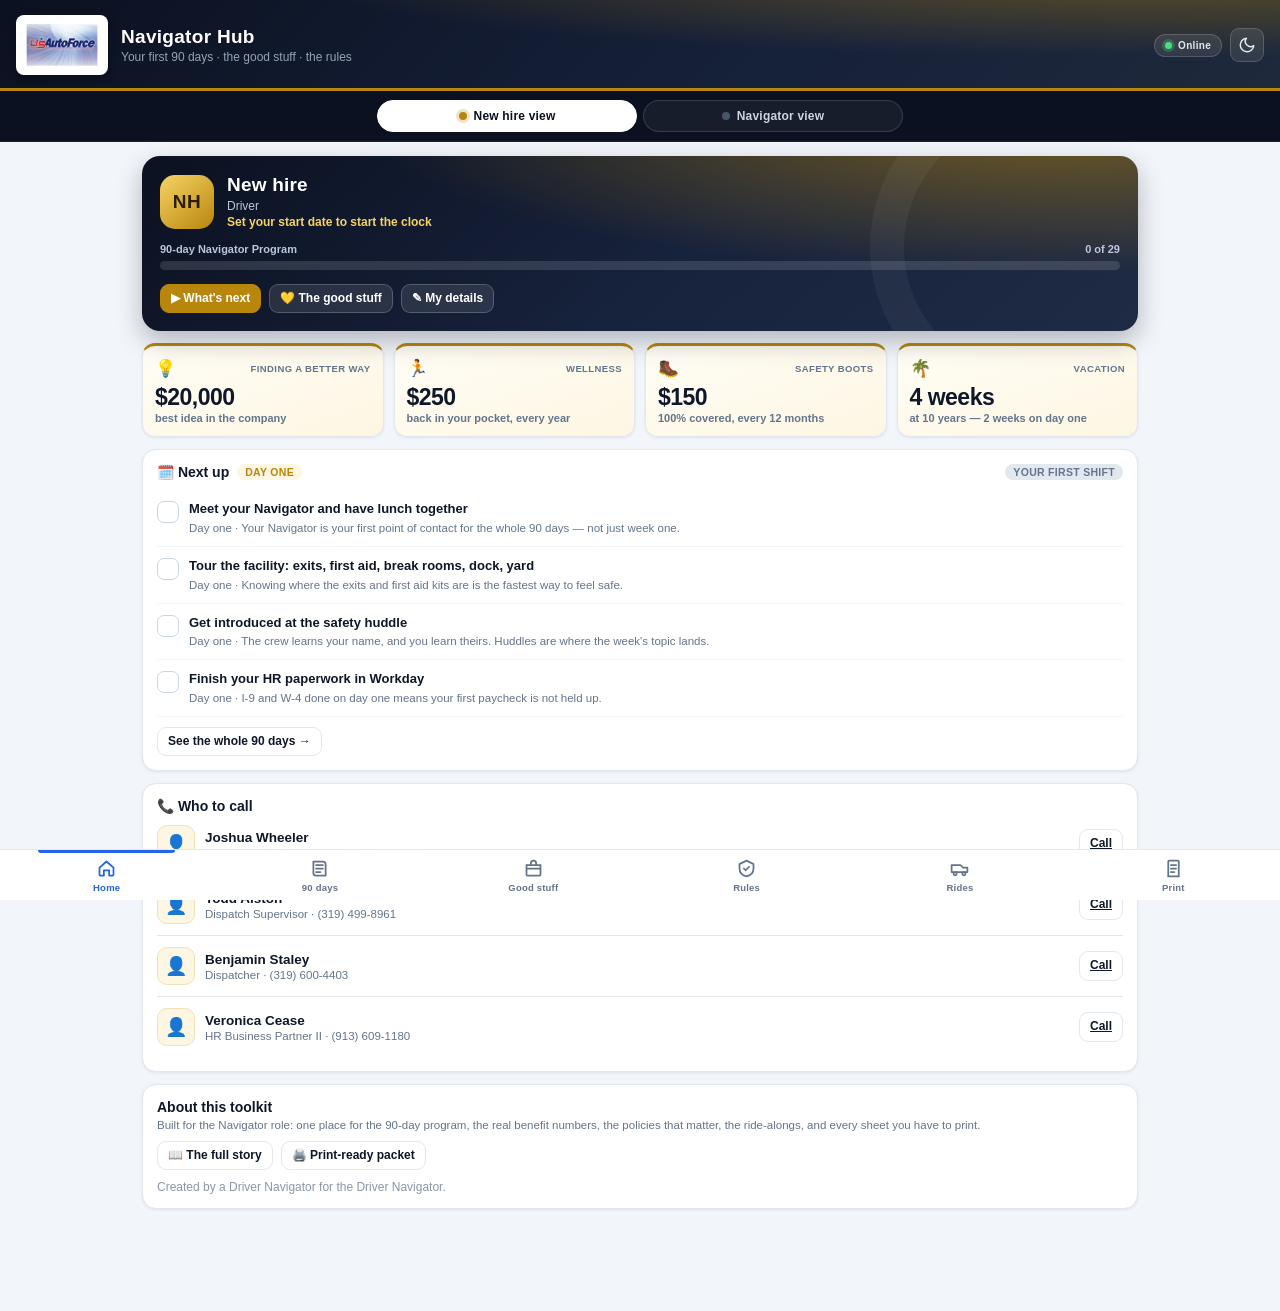
<file: index.html>
<!DOCTYPE html>
<html lang="en">
<head>
<meta charset="UTF-8">
<meta name="viewport" content="width=device-width, initial-scale=1, viewport-fit=cover">
<meta name="theme-color" content="#0b1120">
<meta name="description" content="U.S. AutoForce Navigator Hub - the 90-day new-hire playbook, the real driver benefits in plain English, policies, ride-alongs and print-ready sheets">
<meta name="mobile-web-app-capable" content="yes">
<meta name="apple-mobile-web-app-capable" content="yes">
<meta name="apple-mobile-web-app-status-bar-style" content="black-translucent">
<meta name="apple-mobile-web-app-title" content="Navigator Hub">
<title>U.S. AutoForce &middot; Navigator Hub</title>
<link rel="manifest" href="manifest.webmanifest">
<link rel="icon" href="icons/icon.svg" type="image/svg+xml">
<link rel="icon" href="icons/icon-192.png" type="image/png">
<link rel="apple-touch-icon" href="icons/icon-192.png">
<link rel="stylesheet" href="styles.css">
</head>
<body>
<div id="hub" class="hub">

<header class="app-header">
  <div class="brand">
    <img src="icons/logo-tile.png" alt="U.S. AutoForce" class="brand-logo">
    <div class="brand-text">
      <h1>Navigator Hub</h1>
      <p id="brandSub">Your first 90 days &middot; the good stuff &middot; the rules</p>
    </div>
  </div>
  <div class="header-actions">
    <span id="netBadge" class="net-badge net-on" role="status" title="Connection status">
      <span class="net-label">Online</span>
    </span>
    <button id="themeToggle" class="theme-toggle" type="button" aria-label="Toggle dark mode" title="Toggle light/dark mode">
      <svg class="icon-moon" viewBox="0 0 24 24" aria-hidden="true"><path d="M21 12.79A9 9 0 1 1 11.21 3 7 7 0 0 0 21 12.79z" fill="none" stroke="currentColor" stroke-width="2" stroke-linejoin="round"/></svg>
      <svg class="icon-sun" viewBox="0 0 24 24" aria-hidden="true"><path d="M12 7a5 5 0 1 1 0 10 5 5 0 0 1 0-10z" fill="none" stroke="currentColor" stroke-width="2"/><path d="M12 2v2M12 20v2M2 12h2M20 12h2M4.9 4.9l1.4 1.4M17.7 17.7l1.4 1.4M19.1 4.9l-1.4 1.4M6.3 17.7l-1.4 1.4" fill="none" stroke="currentColor" stroke-width="2" stroke-linecap="round"/></svg>
    </button>
  </div>
</header>

<div class="rolebar no-print" role="group" aria-label="Choose your view">
  <button class="role active" data-role="hire" type="button">
    <span class="role-dot"></span> New hire view
  </button>
  <button class="role" data-role="nav" type="button">
    <span class="role-dot"></span> Navigator view
  </button>
</div>

<main id="view" class="view">
  <!-- Rendered by app.js -->
</main>

<nav class="tabbar">
  <button class="tab active" data-view="home" aria-label="Home">
    <svg viewBox="0 0 24 24"><path d="M4 11l8-7 8 7v8a1 1 0 0 1-1 1h-4v-6h-6v6H5a1 1 0 0 1-1-1z" fill="none" stroke="currentColor" stroke-width="2" stroke-linejoin="round"/></svg>
    <span>Home</span>
  </button>
  <button class="tab" data-view="playbook" aria-label="90-day playbook">
    <svg viewBox="0 0 24 24"><path d="M5 4h11a3 3 0 0 1 3 3v13H8a3 3 0 0 1-3-3z" fill="none" stroke="currentColor" stroke-width="2" stroke-linejoin="round"/><path d="M8 8h8M8 12h8M8 16h5" stroke="currentColor" stroke-width="2" stroke-linecap="round"/></svg>
    <span>90 days</span>
  </button>
  <button class="tab" data-view="benefits" aria-label="Benefits">
    <svg viewBox="0 0 24 24"><path d="M4 8h16v11a1 1 0 0 1-1 1H5a1 1 0 0 1-1-1z" fill="none" stroke="currentColor" stroke-width="2"/><path d="M9 8V6a3 3 0 0 1 6 0v2M4 12h16" fill="none" stroke="currentColor" stroke-width="2"/></svg>
    <span>Good stuff</span>
  </button>
  <button class="tab" data-view="policies" aria-label="Policies">
    <svg viewBox="0 0 24 24"><path d="M12 3l8 4v5c0 5-3.5 8-8 9-4.5-1-8-4-8-9V7z" fill="none" stroke="currentColor" stroke-width="2" stroke-linejoin="round"/><path d="M9 12l2 2 4-4" fill="none" stroke="currentColor" stroke-width="2" stroke-linecap="round"/></svg>
    <span>Rules</span>
  </button>
  <button class="tab" data-view="rides" aria-label="Ride-alongs">
    <svg viewBox="0 0 24 24"><path d="M3 16V8h10l3 3h5v5H3z" fill="none" stroke="currentColor" stroke-width="2" stroke-linejoin="round"/><circle cx="7" cy="18" r="1.8" fill="none" stroke="currentColor" stroke-width="2"/><circle cx="17" cy="18" r="1.8" fill="none" stroke="currentColor" stroke-width="2"/></svg>
    <span>Rides</span>
  </button>
  <button class="tab" data-view="print" aria-label="Print">
    <svg viewBox="0 0 24 24"><path d="M7 3h10a1 1 0 0 1 1 1v17H6V4a1 1 0 0 1 1-1z" fill="none" stroke="currentColor" stroke-width="2"/><path d="M9 8h6M9 12h6M9 16h4" stroke="currentColor" stroke-width="2" stroke-linecap="round"/></svg>
    <span>Print</span>
  </button>
</nav>

<div id="toast" class="toast" role="status"></div>

</div>
<script src="app.js"></script>
</body>
</html>
</file>
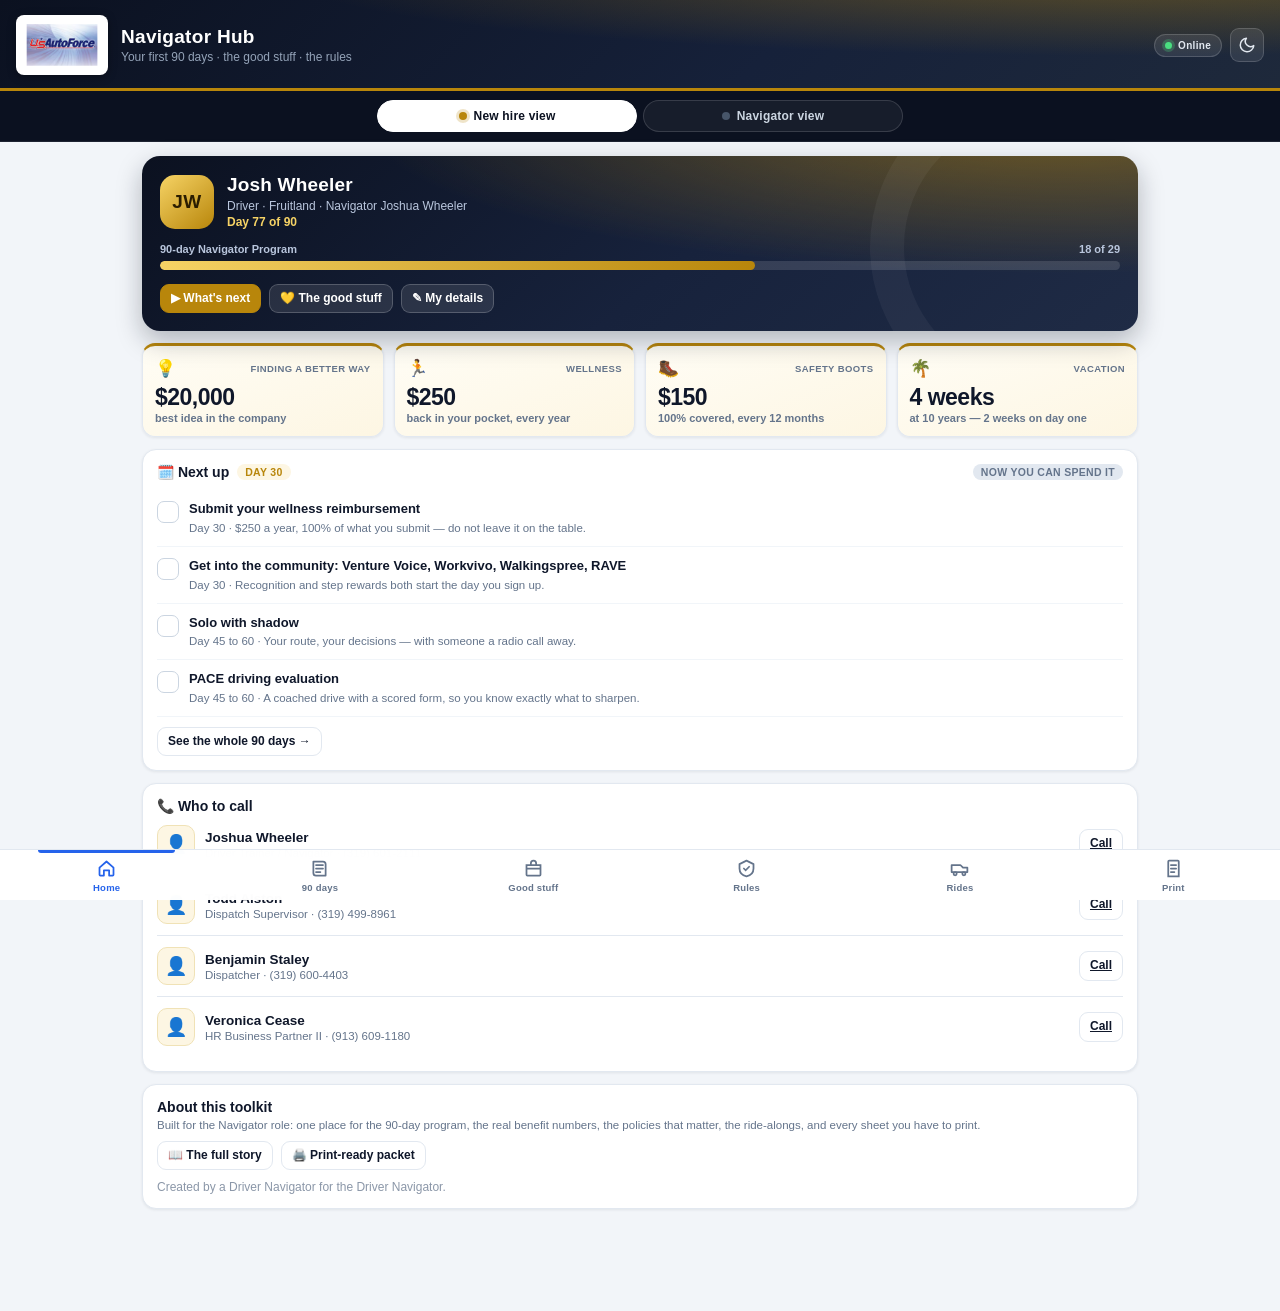
<file: demo/index.html>
<!DOCTYPE html>
<html lang="en">
<head>
<meta charset="UTF-8">
<meta name="viewport" content="width=device-width, initial-scale=1, viewport-fit=cover">
<meta name="theme-color" content="#0b1120">
<meta name="description" content="U.S. AutoForce Navigator Hub - the 90-day new-hire playbook, the real driver benefits in plain English, policies, ride-alongs and print-ready sheets">
<meta name="mobile-web-app-capable" content="yes">
<meta name="apple-mobile-web-app-capable" content="yes">
<meta name="apple-mobile-web-app-status-bar-style" content="black-translucent">
<meta name="apple-mobile-web-app-title" content="Navigator Hub">
<title>U.S. AutoForce &middot; Navigator Hub</title>
<link rel="manifest" href="manifest.webmanifest">
<link rel="icon" href="icons/icon.svg" type="image/svg+xml">
<link rel="icon" href="icons/icon-192.png" type="image/png">
<link rel="apple-touch-icon" href="icons/icon-192.png">
<link rel="stylesheet" href="styles.css">
</head>
<body>
<div id="hub" class="hub">

<header class="app-header">
  <div class="brand">
    <img src="icons/logo-tile.png" alt="U.S. AutoForce" class="brand-logo">
    <div class="brand-text">
      <h1>Navigator Hub</h1>
      <p id="brandSub">Your first 90 days &middot; the good stuff &middot; the rules</p>
    </div>
  </div>
  <div class="header-actions">
    <span id="netBadge" class="net-badge net-on" role="status" title="Connection status">
      <span class="net-label">Online</span>
    </span>
    <button id="themeToggle" class="theme-toggle" type="button" aria-label="Toggle dark mode" title="Toggle light/dark mode">
      <svg class="icon-moon" viewBox="0 0 24 24" aria-hidden="true"><path d="M21 12.79A9 9 0 1 1 11.21 3 7 7 0 0 0 21 12.79z" fill="none" stroke="currentColor" stroke-width="2" stroke-linejoin="round"/></svg>
      <svg class="icon-sun" viewBox="0 0 24 24" aria-hidden="true"><path d="M12 7a5 5 0 1 1 0 10 5 5 0 0 1 0-10z" fill="none" stroke="currentColor" stroke-width="2"/><path d="M12 2v2M12 20v2M2 12h2M20 12h2M4.9 4.9l1.4 1.4M17.7 17.7l1.4 1.4M19.1 4.9l-1.4 1.4M6.3 17.7l-1.4 1.4" fill="none" stroke="currentColor" stroke-width="2" stroke-linecap="round"/></svg>
    </button>
  </div>
</header>

<div class="rolebar no-print" role="group" aria-label="Choose your view">
  <button class="role active" data-role="hire" type="button">
    <span class="role-dot"></span> New hire view
  </button>
  <button class="role" data-role="nav" type="button">
    <span class="role-dot"></span> Navigator view
  </button>
</div>

<main id="view" class="view">
  <!-- Rendered by app.js -->
</main>

<nav class="tabbar">
  <button class="tab active" data-view="home" aria-label="Home">
    <svg viewBox="0 0 24 24"><path d="M4 11l8-7 8 7v8a1 1 0 0 1-1 1h-4v-6h-6v6H5a1 1 0 0 1-1-1z" fill="none" stroke="currentColor" stroke-width="2" stroke-linejoin="round"/></svg>
    <span>Home</span>
  </button>
  <button class="tab" data-view="playbook" aria-label="90-day playbook">
    <svg viewBox="0 0 24 24"><path d="M5 4h11a3 3 0 0 1 3 3v13H8a3 3 0 0 1-3-3z" fill="none" stroke="currentColor" stroke-width="2" stroke-linejoin="round"/><path d="M8 8h8M8 12h8M8 16h5" stroke="currentColor" stroke-width="2" stroke-linecap="round"/></svg>
    <span>90 days</span>
  </button>
  <button class="tab" data-view="benefits" aria-label="Benefits">
    <svg viewBox="0 0 24 24"><path d="M4 8h16v11a1 1 0 0 1-1 1H5a1 1 0 0 1-1-1z" fill="none" stroke="currentColor" stroke-width="2"/><path d="M9 8V6a3 3 0 0 1 6 0v2M4 12h16" fill="none" stroke="currentColor" stroke-width="2"/></svg>
    <span>Good stuff</span>
  </button>
  <button class="tab" data-view="policies" aria-label="Policies">
    <svg viewBox="0 0 24 24"><path d="M12 3l8 4v5c0 5-3.5 8-8 9-4.5-1-8-4-8-9V7z" fill="none" stroke="currentColor" stroke-width="2" stroke-linejoin="round"/><path d="M9 12l2 2 4-4" fill="none" stroke="currentColor" stroke-width="2" stroke-linecap="round"/></svg>
    <span>Rules</span>
  </button>
  <button class="tab" data-view="rides" aria-label="Ride-alongs">
    <svg viewBox="0 0 24 24"><path d="M3 16V8h10l3 3h5v5H3z" fill="none" stroke="currentColor" stroke-width="2" stroke-linejoin="round"/><circle cx="7" cy="18" r="1.8" fill="none" stroke="currentColor" stroke-width="2"/><circle cx="17" cy="18" r="1.8" fill="none" stroke="currentColor" stroke-width="2"/></svg>
    <span>Rides</span>
  </button>
  <button class="tab" data-view="print" aria-label="Print">
    <svg viewBox="0 0 24 24"><path d="M7 3h10a1 1 0 0 1 1 1v17H6V4a1 1 0 0 1 1-1z" fill="none" stroke="currentColor" stroke-width="2"/><path d="M9 8h6M9 12h6M9 16h4" stroke="currentColor" stroke-width="2" stroke-linecap="round"/></svg>
    <span>Print</span>
  </button>
</nav>

<div id="toast" class="toast" role="status"></div>

</div>
<script src="idbshim.js"></script>
  <script src="seed.js"></script>
  <script src="demo_click.js"></script>
  <script src="app.js"></script>
</body>
</html>
</file>
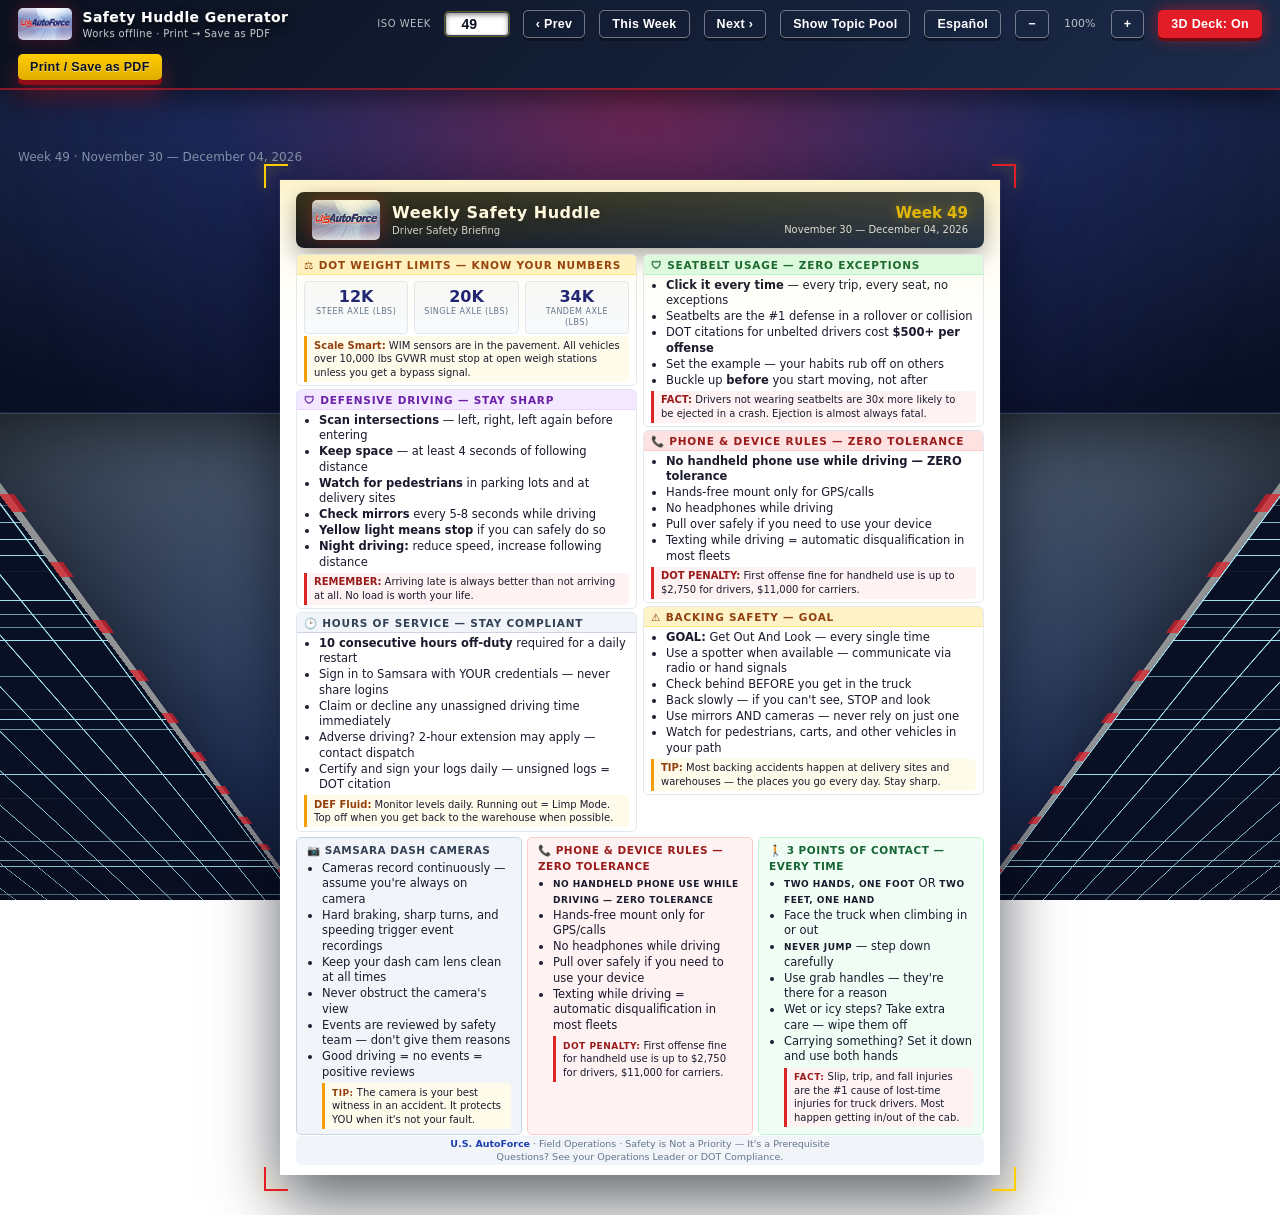
<file: safety-huddle.html>
<!DOCTYPE html>
<html lang="en">
<head>
<meta charset="UTF-8">
<meta name="viewport" content="width=device-width,initial-scale=1">
<title>U.S. AutoForce — Safety Huddle Generator</title>
<style>

*{box-sizing:border-box;margin:0;padding:0}
body{background:#eef2f7;font-family:'Segoe UI',system-ui,-apple-system,sans-serif;color:#1a1a2e}
.ctl{position:sticky;top:0;z-index:10;background:linear-gradient(135deg,#0b1120 0%,#1b2b4a 100%);color:#fff;
     padding:8px 18px;display:flex;align-items:center;gap:14px;flex-wrap:wrap;box-shadow:0 1px 8px rgba(0,0,0,.35)}
.ctl .brand{display:flex;align-items:center;gap:10px;font-weight:700;font-size:14px;letter-spacing:.4px}
.ctl .brand img{height:32px;width:auto;border-radius:5px}
.ctl .brand small{display:block;font-weight:400;font-size:10px;opacity:.75}
.ctl .spacer{flex:1}
.ctl label{font-size:10px;text-transform:uppercase;letter-spacing:.5px;opacity:.7}
.ctl input{width:64px;padding:3px 6px;border-radius:4px;border:1px solid #334155;font-size:14px;font-weight:600;text-align:center;color:#0b1120}
.ctl button{background:#2563eb;color:#fff;border:0;border-radius:5px;padding:6px 12px;font-size:12.5px;
            font-weight:600;cursor:pointer;letter-spacing:.3px}
.ctl button:hover{background:#1d4ed8}
.ctl button.ghost{background:transparent;border:1px solid rgba(255,255,255,.4)}
.ctl button.primary{background:#FFCD00;color:#0b1120}
.ctl button.primary:hover{background:#ffd633}
#rangeLabel{font-size:12px;opacity:.85;min-width:300px}
#zoomLabel{font-size:11px;opacity:.7;min-width:34px;text-align:center}
.tip{margin:8px 18px 0;font-size:11.5px;color:#475569;background:#fff;border:1px solid #e2e8f0;
     border-left:3px solid #2563eb;padding:6px 10px;border-radius:4px;display:inline-block}
#sheetWrap{margin:14px auto 40px;width:720px;transform-origin:top center}
#sheet{background:#fff;box-shadow:0 2px 18px rgba(0,0,0,.18);padding:12px 16px 10px}
#pool{display:none;max-width:1080px;margin:0 auto 40px;padding:10px;background:#fff;border-radius:8px;
      box-shadow:0 2px 14px rgba(0,0,0,.12)}
#pool h2{font-size:14px;margin:4px 6px 10px;color:#0b1120}
.pool-grid{display:grid;grid-template-columns:1fr 1fr;gap:8px}
.pool-card{border:1.5px solid #e2e8f0;border-radius:6px;padding:8px 10px}
.pool-card b.chip{font-size:12px;display:block;margin-bottom:4px;padding:2px 6px;border-radius:4px}
.chip.s-blue{background:#dbeafe;color:#1e40af}.chip.s-red{background:#fee2e2;color:#991b1b}
.chip.s-green{background:#dcfce7;color:#166534}.chip.s-amber{background:#fef3c7;color:#92400e}
.chip.s-purple{background:#f3e8ff;color:#6b21a8}.chip.s-slate{background:#f1f5f9;color:#334155}
.pool-card ul{padding-left:16px;font-size:11px}
.pool-card li{margin-bottom:1px}
.pool-stat{font-size:11px;color:#334155;margin:2px 0}
@media print{
  .ctl,.tip,#rangeLabel,#pool,#bg3d,.hud{display:none !important}
  body{background:#fff}
  #sheetWrap{zoom:1 !important;width:auto;margin:0;transform:none !important;animation:none !important}
  #sheet{box-shadow:none !important;padding:0 !important;position:static !important;overflow:visible !important}
  /* --- theme decorations must never reach the printed sheet --- */
  #sheet::before{display:none !important}
  #sheet .header{box-shadow:none !important}
  #sheet .header-text h1{text-shadow:none !important}
  #sheet .header .date-box .date{color:inherit !important;text-shadow:none !important}
  #sheet .header img{box-shadow:none !important}
  .section,.bottom-strip>div,.pool-card,.stat-card{
    transform:none !important;animation:none !important;box-shadow:none !important;transition:none !important}
  .section::after,.bottom-strip>div::after,.pool-card::after{display:none !important}
  .section:hover .stat-card,.stat-card:hover{transform:none !important;box-shadow:none !important}
  .stat-card .num{color:#0b1120 !important;text-shadow:none !important}
  .checklist li::before{transform:none !important;transition:none !important}
  *{-webkit-print-color-adjust:exact;print-color-adjust:exact}
}



@page{size:letter;margin:0.45in}
@media print{body{-webkit-print-color-adjust:exact;print-color-adjust:exact}}
*{box-sizing:border-box;margin:0;padding:0}
body{font-family:'Segoe UI',system-ui,-apple-system,sans-serif;color:#1a1a2e;background:#fff;line-height:1.35;font-size:11.5px}
.header{background:linear-gradient(135deg,#0b1120 0%,#1b2b4a 100%);color:#fff;padding:8px 16px;display:flex;align-items:center;gap:12px;border-radius:7px;margin-bottom:6px}
.header img{height:40px;width:auto;border-radius:5px}
.header-text h1{font-size:16px;font-weight:700;letter-spacing:0.5px}
.header-text .subtitle{font-size:10px;opacity:0.8;margin-top:1px}
.header .date-box{margin-left:auto;text-align:right;font-size:10px;opacity:0.85}
.header .date-box .date{font-size:15px;font-weight:600}
.grid-2{display:grid;grid-template-columns:1fr 1fr;gap:6px}
.section{margin-bottom:3px;border:1.5px solid #e2e8f0;border-radius:5px;overflow:hidden}
.section-header{padding:2.5px 7px;font-weight:700;font-size:10.5px;text-transform:uppercase;letter-spacing:0.8px;display:flex;align-items:center;gap:6px}
.section-body{padding:2.5px 7px 3.5px}
.s-blue .section-header{background:#dbeafe;color:#1e40af;border-bottom:1.5px solid #bfdbfe}
.s-red .section-header{background:#fee2e2;color:#991b1b;border-bottom:1.5px solid #fecaca}
.s-green .section-header{background:#dcfce7;color:#166534;border-bottom:1.5px solid #bbf7d0}
.s-amber .section-header{background:#fef3c7;color:#92400e;border-bottom:1.5px solid #fde68a}
.s-purple .section-header{background:#f3e8ff;color:#6b21a8;border-bottom:1.5px solid #e9d5ff}
.s-slate .section-header{background:#f1f5f9;color:#334155;border-bottom:1.5px solid #cbd5e1}
ul{padding-left:15px}li{margin-bottom:0.5px}
.stat-row{display:flex;gap:6px;margin-top:3px}
.stat-card{flex:1;background:#f8fafc;border:1px solid #e2e8f0;border-radius:4px;padding:4px 8px;text-align:center}
.stat-card .num{font-size:16px;font-weight:800;color:#0b1120}
.stat-card .label{font-size:8px;text-transform:uppercase;letter-spacing:0.5px;color:#64748b;margin-top:0}
.two-col{display:grid;grid-template-columns:1fr 1fr;gap:0 18px}
.checklist{list-style:none;padding:0}.checklist li{padding:2px 0 2px 21px;position:relative}
.checklist li::before{content:'';position:absolute;left:0;top:3.5px;width:13px;height:13px;border:1.5px solid #94a3b8;border-radius:3px;background:#fff}
.tip-box{background:#fffbeb;border-left:3px solid #f59e0b;padding:2.5px 7px;border-radius:0 4px 4px 0;margin-top:2.5px;font-size:10px}
.tip-box strong{color:#92400e}
.danger-box{background:#fef2f2;border-left:3px solid #dc2626;padding:2.5px 7px;border-radius:0 4px 4px 0;margin-top:2.5px;font-size:10px}
.danger-box strong{color:#991b1b}
.bottom-strip{display:flex;gap:5px;margin-top:2px}
.bottom-strip>div{flex:1;border-radius:5px;padding:2.5px 7px}
.bottom-strip strong{font-size:9px;text-transform:uppercase;letter-spacing:0.5px}
.footer{margin-top:1px;padding:2px 8px;background:#f1f5f9;border-radius:5px;text-align:center;font-size:9.5px;color:#64748b}
.footer strong{color:#1e40af}



.af3d{--af-indigo:#1E2375;--af-red:#E21D27;--af-gold:#FFCD00;--af-ice:#7dd3fc}

/* ---- background 3D scene (behind everything, fixed) ---- */
#bg3d{display:none}
.af3d #bg3d{display:block;position:fixed;inset:0;z-index:0;pointer-events:none;overflow:hidden;
  perspective:2600px;perspective-origin:50% 46%;
  background:
    radial-gradient(ellipse 125% 78% at 50% 0%,#31497f 0%,#1a2750 34%,#0a1024 66%),
    linear-gradient(180deg,#080c18 0%,#101a36 48%,#06090f 100%)}
#bg3d .lyr{position:absolute;left:var(--x,50%);top:var(--y,50%);
  transform:translate(-50%,-50%)
            translate3d(calc(var(--px,0) * var(--d,0px)),
                        calc(var(--ny,0) * var(--d,0px)),0);
  will-change:transform}
/* ground-plane layers: their TOP edge sits on the horizon, so the parallax
   shift and the rotateX share one chain (rotate about the top-centre). */
#bg3d .lyr.horizon{transform-origin:50% 0;
  transform:translate3d(calc(-50% + var(--px,0) * var(--d,0px)),
                        calc(var(--ny,0) * var(--d,0px)),0) rotateX(-70deg)}
#bg3d .lyr.full{left:0;top:0;width:100%;height:100%;transform:none}

/* indigo halo + red brand sun, parked high so they show above the deck */
.af3d .bg-halo{width:1300px;height:1300px;border-radius:50%;
  background:radial-gradient(circle,rgba(30,35,117,.60) 0%,rgba(30,35,117,.16) 44%,transparent 68%);
  filter:blur(8px)}
.af3d .bg-sun{width:900px;height:900px;border-radius:50%;
  background:radial-gradient(circle,rgba(226,29,39,.42) 0%,rgba(226,29,39,.14) 40%,transparent 66%);
  filter:blur(4px);animation:sunPulse 7.5s ease-in-out infinite}
@keyframes sunPulse{0%,100%{opacity:.5}50%{opacity:1}}

/* perspective floor grid — wide enough to flank the 720px deck */
.af3d .bg-grid{width:5000px;height:9000px;opacity:1;
  background:
    repeating-linear-gradient(0deg,rgba(175,240,255,.95) 0 2px,transparent 2px 64px),
    repeating-linear-gradient(90deg,rgba(175,240,255,.95) 0 2px,transparent 2px 64px);
  -webkit-mask-image:linear-gradient(180deg,#000 0,rgba(0,0,0,.85) 50%,rgba(0,0,0,.50) 85%,rgba(0,0,0,.18) 100%);
  mask-image:linear-gradient(180deg,#000 0,rgba(0,0,0,.85) 50%,rgba(0,0,0,.50) 85%,rgba(0,0,0,.18) 100%);
  animation:gridRun 2.4s linear infinite}
@keyframes gridRun{from{background-position:0 0,0 0}to{background-position:0 64px,0 64px}}

/* bright horizon bar where the grid converges */
.af3d .bg-glow{width:5000px;height:300px;
  background:linear-gradient(180deg,rgba(160,230,255,.85),rgba(226,29,39,.45) 38%,transparent);
  filter:blur(3px)}

/* infinite 3D highway sitting on the same ground plane */
.af3d .bg-road{width:1400px;height:9000px;
  background:
    linear-gradient(90deg,rgba(255,255,255,.90) 0 10px,transparent 10px calc(100% - 10px),rgba(255,255,255,.90) calc(100% - 10px)),
    linear-gradient(180deg,rgba(255,205,0,.12) 0%,transparent 20%),
    linear-gradient(180deg,#2c4374 0%,#1d2d5c 50%,#131d40 100%);
  box-shadow:inset 0 0 300px rgba(0,0,0,.8)}
.af3d .bg-road .stripes{position:absolute;top:0;left:50%;width:44px;margin-left:-22px;height:9000px;
  background:repeating-linear-gradient(180deg,
    transparent 0 104px,rgba(255,205,0,.75) 104px 152px,transparent 152px 256px);
  animation:roadRun .55s linear infinite}
.af3d .bg-road .edges{position:absolute;top:0;left:0;right:0;height:9000px;
  background:linear-gradient(90deg,
    rgba(226,29,39,.70) 0 16px,transparent 16px calc(50% - 120px),
    rgba(226,29,39,.70) calc(50% + 104px) calc(50% + 120px),transparent calc(50% + 120px) calc(100% - 16px),
    rgba(226,29,39,.70) calc(100% - 16px));
  -webkit-mask-image:repeating-linear-gradient(180deg,#000 0 64px,transparent 64px 256px);
  mask-image:repeating-linear-gradient(180deg,#000 0 64px,transparent 64px 256px);
  animation:roadRun .55s linear infinite}
@keyframes roadRun{from{transform:translateY(0)}to{transform:translateY(256px)}}

/* vignette on top of the scene */
.af3d #bg3d .vig{position:absolute;inset:0;
  background:radial-gradient(ellipse 105% 95% at 50% 46%,transparent 58%,rgba(3,5,12,.45) 100%)}

/* Single brand logo in the control bar (was a spinning 3D cube that showed
   the logo on several faces at once — read as four copies of the logo). */
.af3d .brand img{box-shadow:0 0 16px rgba(226,29,39,.30)}

/* 3D extruded control-bar text + reflective header edge */
.af3d .ctl{position:sticky;
  box-shadow:0 2px 0 rgba(226,29,39,.55),0 10px 30px rgba(0,0,0,.55)}
.af3d .ctl .brand>div{text-shadow:0 1px 0 rgba(255,255,255,.16),0 2px 0 rgba(0,0,0,.5),0 4px 10px rgba(0,0,0,.65)}
.af3d .ctl input{box-shadow:inset 0 2px 5px rgba(0,0,0,.45),0 0 0 1px rgba(255,205,0,.35)}
.af3d .ctl button{box-shadow:0 3px 0 rgba(0,0,0,.35);transition:transform .12s,box-shadow .12s,background .12s}
.af3d .ctl button:hover{transform:translateY(-2px);box-shadow:0 5px 0 rgba(0,0,0,.35)}
.af3d .ctl button:active{transform:translateY(1px);box-shadow:0 1px 0 rgba(0,0,0,.35)}
.af3d .ctl button.primary{background:linear-gradient(180deg,#FFCD00,#e0ac00);color:#0b1120;
  box-shadow:0 5px 0 #8f0d16,0 14px 26px rgba(226,29,39,.38);text-shadow:0 1px 0 rgba(255,255,255,.5)}
.af3d .ctl button.primary:hover{background:linear-gradient(180deg,#ffdb47,#f0bc00);
  box-shadow:0 7px 0 #8f0d16,0 20px 34px rgba(226,29,39,.5)}
.af3d .ctl button.primary:active{box-shadow:0 2px 0 #8f0d16}
.af3d .ctl button.on{background:var(--af-red);color:#fff;border-color:transparent;
  box-shadow:0 3px 0 #6d0912,0 0 16px rgba(226,29,39,.6)}

/* ---- floating 3D deck + HUD reticle ---- */
.af3d #sheetWrap{position:relative;z-index:2;animation:deckFloat 8.5s ease-in-out infinite}
@keyframes deckFloat{0%,100%{transform:translateY(0) rotateX(0)}
  50%{transform:translateY(-8px) rotateX(.8deg)}}
.af3d .hud{position:absolute;inset:-16px;pointer-events:none;z-index:4;background:
   linear-gradient(90deg,var(--af-gold),var(--af-gold)) 0 0/24px 2px no-repeat,
   linear-gradient(90deg,var(--af-gold),var(--af-gold)) 0 0/2px 24px no-repeat,
   linear-gradient(90deg,var(--af-red),var(--af-red)) 100% 0/24px 2px no-repeat,
   linear-gradient(90deg,var(--af-red),var(--af-red)) 100% 0/2px 24px no-repeat,
   linear-gradient(90deg,var(--af-red),var(--af-red)) 0 100%/24px 2px no-repeat,
   linear-gradient(90deg,var(--af-red),var(--af-red)) 0 100%/2px 24px no-repeat,
   linear-gradient(90deg,var(--af-gold),var(--af-gold)) 100% 100%/24px 2px no-repeat,
   linear-gradient(90deg,var(--af-gold),var(--af-gold)) 100% 100%/2px 24px no-repeat;
  filter:drop-shadow(0 0 6px rgba(255,205,0,.45))}
.af3d #sheet{position:relative;overflow:hidden;
  box-shadow:0 26px 60px rgba(2,5,14,.62),0 0 0 1px rgba(255,255,255,.06)}

/* radar sweep across the deck */
.af3d #sheet::before{content:'';position:absolute;left:0;right:0;top:0;height:150px;z-index:3;
  pointer-events:none;background:linear-gradient(180deg,rgba(255,205,0,.20),rgba(255,205,0,.05) 45%,transparent);
  animation:sweep 7s ease-in-out infinite}
@keyframes sweep{0%{transform:translateY(-160px)}60%,100%{transform:translateY(1000px)}}

/* 3D brand header inside the sheet */
.af3d #sheet .header{box-shadow:0 8px 22px rgba(2,5,14,.35);border-radius:8px}
.af3d #sheet .header-text h1{text-shadow:0 1px 0 rgba(255,255,255,.14),0 2px 6px rgba(0,0,0,.55)}
.af3d #sheet .header .date-box .date{color:var(--af-gold);text-shadow:0 0 12px rgba(255,205,0,.5)}
.af3d #sheet .header img{box-shadow:0 0 16px rgba(226,29,39,.35)}

/* ---- mouse-tracked 3D tilt on every card ---- */
.af3d .section,.af3d .bottom-strip>div,.af3d .pool-card{position:relative;
  transform:perspective(780px) rotateX(var(--rx,0deg)) rotateY(var(--ry,0deg));
  transition:transform .16s ease-out,box-shadow .16s ease-out;will-change:transform}
.af3d .section:hover,.af3d .bottom-strip>div:hover,.af3d .pool-card:hover{
  box-shadow:0 14px 30px rgba(3,7,18,.30)}
.af3d .section::after,.af3d .bottom-strip>div::after,.af3d .pool-card::after{
  content:'';position:absolute;inset:0;border-radius:inherit;pointer-events:none;opacity:0;
  transition:opacity .16s ease-out;
  background:radial-gradient(360px circle at var(--mx,50%) var(--my,50%),rgba(255,255,255,.60),transparent 62%)}
.af3d .section:hover::after,.af3d .bottom-strip>div:hover::after,.af3d .pool-card:hover::after{opacity:.55}
.af3d .bottom-strip>div::after{border-radius:5px}
.af3d .pool-card::after{border-radius:6px}

/* stat cards pop out of the deck */
.af3d .stat-card{transition:transform .16s ease-out,box-shadow .16s ease-out}
.af3d .section:hover .stat-card{transform:translateY(-2px) scale(1.045);box-shadow:0 6px 14px rgba(3,7,18,.22)}
.af3d .stat-card .num{color:var(--af-indigo);text-shadow:0 1px 0 rgba(255,255,255,.9)}

/* checklist boxes get a red hover fill */
.af3d .checklist li::before{transition:background .14s,border-color .14s,transform .14s}
.af3d .checklist li:hover::before{background:var(--af-red);border-color:var(--af-red);transform:scale(1.12)}

@media (prefers-reduced-motion:reduce){ .af3d *{animation:none !important} }

</style>
</head>
<body class="af3d">
<div id="bg3d" aria-hidden="true">
  <div class="lyr bg-halo"  style="--x:50%;--y:16%;--d:14px"></div>
  <div class="lyr bg-sun"   style="--x:50%;--y:8%;--d:26px"></div>
  <div class="lyr horizon bg-grid" style="--x:50%;--y:46%;--d:6px"></div>
  <div class="lyr horizon bg-glow" style="--x:50%;--y:46%;--d:6px"></div>
  <div class="lyr horizon bg-road" style="--x:50%;--y:46%;--d:10px"><div class="stripes"></div><div class="edges"></div></div>
  <div class="lyr full vig"></div>
</div>
<header class="ctl">
  <div class="brand">
    <img src="[data-uri]" alt="U.S. AutoForce">
    <div>Safety Huddle Generator<small>Works offline &middot; Print &rarr; Save as PDF</small></div>
  </div>
  <div class="spacer"></div>
  <label for="weekNum">ISO Week</label>
  <input id="weekNum" type="number" min="1" max="53">
  <button class="ghost" id="prevBtn">&lsaquo; Prev</button>
  <button class="ghost" id="thisBtn">This Week</button>
  <button class="ghost" id="nextBtn">Next &rsaquo;</button>
  <button class="ghost" id="poolBtn">Show Topic Pool</button>
  <button class="ghost" id="langBtn" title="Switch language / Cambiar idioma">Español</button>
  <button class="ghost" id="zoomOutBtn" title="Zoom out">&minus;</button>
  <span id="zoomLabel">100%</span>
  <button class="ghost" id="zoomInBtn" title="Zoom in">+</button>
  <button class="ghost on" id="themeBtn" title="Toggle the 3D command-deck theme">3D Deck: On</button>
  <button class="primary" id="printBtn">Print / Save as PDF</button>
</header>
<div class="tip">Pick a week, then click <b>Print / Save as PDF</b> and choose &ldquo;Save as PDF&rdquo; as your printer. Tip: use <b>?week=N</b> in the address bar to jump to a specific week (e.g. file.html?week=42). The <b>3D Deck</b> look is screen-only &mdash; the printed sheet is always the clean one.</div>
<span id="rangeLabel" style="display:block;margin:8px 18px 0;font-size:12px;color:#94a3b8"></span>
<div id="sheetWrap"><div class="hud" aria-hidden="true"></div><div id="sheet"></div></div>
<div id="pool"><h2>Topic Pool (24 rotating topics)</h2><div class="pool-grid" id="poolBody"></div></div>
<script>

const TOPICS = [{"id": "accident_top5", "title": "Accident Prevention \u2014 Top 5 Causes", "icon": "&#9888;", "color": "s-red", "items": ["<strong>Distracted Driving</strong> \u2014 Phone, food, looking at dash. Eyes on road, always.", "<strong>Overhead Clearance</strong> \u2014 Know your height. Measure once, remember forever.", "<strong>Backing Accidents</strong> \u2014 Get out and look (GOAL). Use a spotter when possible.", "<strong>Rear-End Collisions</strong> \u2014 Increase following distance. No tailgating.", "<strong>Swing-Out on Turns</strong> \u2014 Watch your tail swing and off-tracking on tight turns."], "es_title": "Prevenci\u00f3n de Accidentes \u2014 Las 5 Causas Principales", "es_items": ["<strong>Conducir Distra\u00eddo</strong> \u2014 Tel\u00e9fono, comida, mirando el tablero. Siempre con los ojos en la carretera.", "<strong>Altura Libre Sobre la Cabeza</strong> \u2014 Conozca su altura. M\u00eddala una vez, recu\u00e9rdela siempre.", "<strong>Accidentes al Retroceder</strong> \u2014 Salga y revise (GOAL). Use un gu\u00eda cuando sea posible.", "<strong>Choques por Alcance</strong> \u2014 Aumente la distancia de seguimiento. Espacio = tiempo para reaccionar.", "<strong>Exceso de Velocidad</strong> \u2014 Reduce su tiempo de reacci\u00f3n y aumenta la gravedad. Respete el l\u00edmite."], "es_callout": ["<strong>RECUERDE:</strong> La mayor\u00eda de los accidentes son prevenibles. Respete estas 5 reglas todos los d\u00edas.", "tip"], "callout": ["<strong>REMEMBER:</strong> A loaded straight truck needs significantly more room to stop than you think. Slow down in wet/icy conditions (reduce speed by 1/3 on wet, 1/2+ on ice).", "danger"]}, {"id": "pretrip", "title": "Pre-Trip & Post-Trip \u2014 Non-Negotiable", "icon": "&#9989;", "color": "s-green", "checklist": ["Walk-around: tires, lights, brakes, coupling, fluids", "Check previous DVIR defects are marked as repaired", "Log DVIR on Samsara app \u2014 select Pre-Trip or Post-Trip", "Switching vehicles? Complete Post-Trip BEFORE logging into the next one", "Sign &amp; submit daily logs every 24-hour cycle"], "es_title": "Inspecci\u00f3n Previa al Viaje \u2014 Seguridad Primero", "es_items": ["<strong>Frenos de Aire</strong> \u2014 Pruebe p\u00e9rdida, reserva y aplicaci\u00f3n. Sin fugas.", "<strong>Llantas &amp; Ruedas</strong> \u2014 Presi\u00f3n, desgaste, tuercas flojas o rotas.", "<strong>Luces &amp; Reflectores</strong> \u2014 Todos funcionando, limpios.", "<strong>Fluidos</strong> \u2014 Aceite, refrigerante, direcci\u00f3n, DEF, combustible. Busque fugas.", "<strong>Direcci\u00f3n &amp; Suspensi\u00f3n</strong> \u2014 Holgura excesiva, grietas o piezas sueltas.", "<strong>Equipo de Emergencia</strong> \u2014 Extintor, tri\u00e1ngulos, cables, botiqu\u00edn completos."], "es_callout": ["<strong>REGLA DE ORO:</strong> Si no est\u00e1 seguro, NO lo conduzca. Reporte los defectos antes de salir.", "danger"], "callout": ["<strong>3 Points of Contact:</strong> Always use three points of contact when entering or exiting the cab \u2014 two hands and one foot, or two feet and one hand. No jumping.", "tip"]}, {"id": "airbrakes", "title": "Air Brake Quick-Check Numbers", "icon": "&#128167;", "color": "s-blue", "es_title": "N\u00fameros R\u00e1pidos de Frenos de Aire", "es_items": ["<strong>Corte del gobernador:</strong> 120-125 psi", "<strong>Alarma de aire bajo:</strong> 60 psi", "<strong>Activaci\u00f3n de frenos de resorte:</strong> 20-45 psi", "<strong>P\u00e9rdida m\u00e1x. aplicado (simple):</strong> 3 psi/min", "<strong>P\u00e9rdida m\u00e1x. aplicado (combo):</strong> 4 psi/min", "<strong>V\u00e1lvula de seguridad abre:</strong> 150 psi"], "es_callout": ["<strong>CONSEJO:</strong> Conozca estos n\u00fameros. Se preguntan en inspecciones.", "tip"], "columns": [["<strong>Governor cut-out:</strong> 120-125 psi", "<strong>Low air warning:</strong> 60 psi", "<strong>Spring brake pop-out:</strong> 20-45 psi"], ["<strong>Max applied leak (single):</strong> 3 psi/min", "<strong>Max applied leak (combo):</strong> 4 psi/min", "<strong>Safety valve opens:</strong> 150 psi"]]}, {"id": "weight", "title": "DOT Weight Limits \u2014 Know Your Numbers", "icon": "&#9878;", "color": "s-amber", "es_title": "L\u00edmites de Peso DOT", "es_items": ["<strong>Eje delantero:</strong> 12,000 lbs", "<strong>Eje sencillo:</strong> 20,000 lbs", "<strong>Eje t\u00e1ndem:</strong> 34,000 lbs", "<strong>GVWR > 10,000 lbs</strong> \u2014 Debe detenerse en b\u00e1sculas abiertas si no tiene bypass", "Sensores WIM en el pavimento \u2014 siempre est\u00e9 preparado"], "es_callout": ["<strong>CONSEJO:</strong> Los veh\u00edculos comerciales >10,000 lbs GVWR deben detenerse en b\u00e1sculas abiertas a menos que tengan se\u00f1al de bypass.", "tip"], "stat_cards": [["12K", "Steer Axle (lbs)"], ["20K", "Single Axle (lbs)"], ["34K", "Tandem Axle (lbs)"]], "callout": ["<strong>Scale Smart:</strong> WIM sensors are in the pavement. All vehicles over 10,000 lbs GVWR must stop at open weigh stations unless you get a bypass signal.", "tip"]}, {"id": "defensive", "title": "Defensive Driving \u2014 Stay Sharp", "icon": "&#128737;", "color": "s-purple", "es_title": "Conducci\u00f3n Defensiva \u2014 Siempre Alerta", "es_items": ["<strong>Revise intersecciones</strong> \u2014 izquierda, derecha, izquierda antes de entrar", "<strong>Mantenga espacio</strong> \u2014 m\u00ednimo 4 segundos de distancia", "<strong>Cuidado con peatones</strong> en estacionamientos y entregas", "<strong>Revise espejos</strong> cada 5-8 segundos", "<strong>Luz amarilla = detenerse</strong> si es seguro", "<strong>De noche:</strong> reduzca velocidad, aumente distancia"], "es_callout": ["<strong>RECUERDE:</strong> Llegar tarde es mejor que no llegar. Ninguna carga vale su vida.", "danger"], "items": ["<strong>Scan intersections</strong> \u2014 left, right, left again before entering", "<strong>Keep space</strong> \u2014 at least 4 seconds of following distance", "<strong>Watch for pedestrians</strong> in parking lots and at delivery sites", "<strong>Check mirrors</strong> every 5-8 seconds while driving", "<strong>Yellow light means stop</strong> if you can safely do so", "<strong>Night driving:</strong> reduce speed, increase following distance"], "callout": ["<strong>REMEMBER:</strong> Arriving late is always better than not arriving at all. No load is worth your life.", "danger"]}, {"id": "hos", "title": "Hours of Service \u2014 Stay Compliant", "icon": "&#128337;", "color": "s-slate", "es_title": "Horas de Servicio \u2014 Cumpla la Ley", "es_items": ["<strong>10 horas consecutivas fuera de servicio</strong> para reinicio diario", "Inicie sesi\u00f3n en Samsara con SUS credenciales \u2014 nunca comparta", "Acepte/rechace tiempo de manejo no asignado inmediatamente", "Conducci\u00f3n adversa? Puede aplicar extensi\u00f3n de 2 horas \u2014 llame a despacho", "Certifique y firme sus registros diariamente \u2014 sin firmar = citaci\u00f3n DOT"], "es_callout": ["<strong>RECUERDE:</strong> Verifique sus registros antes de firmar. Cuando tenga dudas, comun\u00edquese con despacho.", "danger"], "items": ["<strong>10 consecutive hours off-duty</strong> required for a daily restart", "Sign in to Samsara with YOUR credentials \u2014 never share logins", "Claim or decline any unassigned driving time immediately", "Adverse driving? 2-hour extension may apply \u2014 contact dispatch", "Certify and sign your logs daily \u2014 unsigned logs = DOT citation"], "callout": ["<strong>DEF Fluid:</strong> Monitor levels daily. Running out = Limp Mode. Top off when you get back to the warehouse when possible.", "tip"]}, {"id": "seatbelt", "title": "Seatbelt Usage \u2014 Zero Exceptions", "icon": "&#128737;", "color": "s-green", "es_title": "Cintur\u00f3n de Seguridad \u2014 Sin Excepciones", "es_items": ["<strong>Abroche cada viaje</strong> \u2014 sin excepciones", "Cintur\u00f3n es la mejor defensa en vuelco/choque", "Multas DOT por no usar cintur\u00f3n <strong>$500+ por infracci\u00f3n</strong>", "D\u00e9 ejemplo \u2014 otros lo seguir\u00e1n", "Abr\u00f3chese <strong>antes</strong> de moverse"], "es_callout": ["<strong>HECHO:</strong> Quien no usa cintur\u00f3n tiene 30x m\u00e1s probabilidad de ser expulsado. La expulsi\u00f3n casi siempre es fatal.", "danger"], "items": ["<strong>Click it every time</strong> \u2014 every trip, every seat, no exceptions", "Seatbelts are the #1 defense in a rollover or collision", "DOT citations for unbelted drivers cost <strong>$500+ per offense</strong>", "Set the example \u2014 your habits rub off on others", "Buckle up <strong>before</strong> you start moving, not after"], "callout": ["<strong>FACT:</strong> Drivers not wearing seatbelts are 30x more likely to be ejected in a crash. Ejection is almost always fatal.", "danger"]}, {"id": "phones", "title": "Phone & Device Rules \u2014 Zero Tolerance", "icon": "&#128222;", "color": "s-red", "es_title": "Reglas de Tel\u00e9fono y Dispositivos \u2014 Cero Tolerancia", "es_items": ["<strong>Prohibido usar celular en mano \u2014 CERO tolerancia</strong>", "Solo soporte manos libres para GPS/llamadas", "Prohibidos aud\u00edfonos al conducir", "Det\u00e9ngase para usar dispositivos si es necesario", "Enviar mensajes = descalificaci\u00f3n autom\u00e1tica en muchas flotas"], "es_callout": ["<strong>PENA DOT:</strong> Primera infracci\u00f3n hasta $2,750 para conductores, $11,000 para transportistas.", "danger"], "items": ["<strong>No handheld phone use while driving \u2014 ZERO tolerance</strong>", "Hands-free mount only for GPS/calls", "No headphones while driving", "Pull over safely if you need to use your device", "Texting while driving = automatic disqualification in most fleets"], "callout": ["<strong>DOT PENALTY:</strong> First offense fine for handheld use is up to $2,750 for drivers, $11,000 for carriers.", "danger"]}, {"id": "backing", "title": "Backing Safety \u2014 GOAL", "icon": "&#9888;", "color": "s-amber", "es_title": "Seguridad al Reversa \u2014 GOAL", "es_items": ["<strong>GOAL:</strong> Salga y Mire \u2014 cada vez", "Use un gu\u00eda si es posible \u2014 comunique por radio o se\u00f1as", "Revise atr\u00e1s ANTES de subir", "Reversa lenta \u2014 si no ve, PARE y mire", "Use espejos Y c\u00e1maras \u2014 nunca uno solo", "Cuidado con peatones y obst\u00e1culos"], "es_callout": ["<strong>CONSEJO:</strong> Muchas aver\u00edas al reversar ocurren en sitios de entrega que visita a diario. Mant\u00e9ngase alerta.", "tip"], "items": ["<strong>GOAL:</strong> Get Out And Look \u2014 every single time", "Use a spotter when available \u2014 communicate via radio or hand signals", "Check behind BEFORE you get in the truck", "Back slowly \u2014 if you can't see, STOP and look", "Use mirrors AND cameras \u2014 never rely on just one", "Watch for pedestrians, carts, and other vehicles in your path"], "callout": ["<strong>TIP:</strong> Most backing accidents happen at delivery sites and warehouses \u2014 the places you go every day. Stay sharp.", "tip"]}, {"id": "post_accident", "title": "If You're in an Accident \u2014 Immediate Steps", "icon": "&#128680;", "color": "s-red", "es_title": "Si Tiene un Accidente \u2014 Pasos Inmediatos", "es_items": ["<strong>PARE</strong> \u2014 Freno estacionamiento, luces de emergencia", "Revise heridos \u2014 llame al 911 si es necesario", "Proteja la escena \u2014 se\u00f1ales en 10 minutos", "Fotos de TODOS los veh\u00edculos, placas, carretera", "Testigos \u2014 nombres y tel\u00e9fonos", "Llame a despacho/supervisor inmediatamente"], "es_callout": ["<strong>Pruebas de drogas:</strong> Obligatorias si hay muerte, o citaci\u00f3n + remolque, o citaci\u00f3n + tratamiento m\u00e9dico. Alcohol en 2 horas, drogas en 32 horas.", "danger"], "items": ["<strong>STOP</strong> \u2014 Set parking brakes, turn on hazards", "Check for injuries \u2014 call 911 if needed", "Protect the scene \u2014 warning devices within 10 minutes", "Photos of ALL vehicles, plates, road conditions", "Witness names &amp; phone numbers", "Call dispatch / supervisor immediately"], "callout": ["<strong>Drug Testing:</strong> Mandatory if fatality, OR citation + tow, OR citation + medical treatment away from scene. Alcohol test within 2 hours, drug screen within 32 hours.", "danger"]}, {"id": "weather", "title": "Adverse Weather Driving", "icon": "&#9729;", "color": "s-blue", "es_title": "Conducci\u00f3n en Clima Adverso", "es_items": ["<strong>Reduzca velocidad</strong> \u2014 1/3 en mojado, 1/2+ en nieve/hielo", "<strong>Aumente distancia</strong> a 6-8 segundos", "<strong>Luces encendidas</strong> si visibilidad baja", "<strong>Evite maniobras bruscas</strong> \u2014 sin frenados duros", "<strong>Hielo negro</strong> es invisible \u2014 puentes y sombras se congelan primero", "Si visibilidad es peligrosa, <strong>det\u00e9ngase y espere</strong>"], "es_callout": ["<strong>RECUERDE:</strong> Siempre puede reemplazar una entrega. No puede reemplazar a un conductor.", "danger"], "items": ["<strong>Reduce speed</strong> \u2014 1/3 on wet roads, 1/2+ on snow/ice", "<strong>Increase following distance</strong> to 6-8 seconds", "<strong>Headlights on</strong> anytime visibility is reduced", "<strong>Avoid sudden moves</strong> \u2014 no hard braking or sharp turns", "<strong>Black ice</strong> is invisible \u2014 bridges and shaded areas freeze first", "If visibility drops below safe levels, <strong>pull over and wait it out</strong>"], "callout": ["<strong>REMEMBER:</strong> You can always replace a delivery. You can't replace a driver.", "danger"]}, {"id": "cargo", "title": "Cargo Securement \u2014 Before Every Trip", "icon": "&#128230;", "color": "s-amber", "es_title": "Aseguramiento de Carga \u2014 Antes de Cada Viaje", "es_items": ["Revise correas, barras y amarres antes de salir", "Vuelva a revisar a las 50 millas y en cada parada", "La carga no debe moverse, caerse ni gotear", "Use suficientes amarres para el peso", "Asegure objetos sueltos \u2014 nada se sale volando", "Conozca peso y distribuci\u00f3n de su carga"], "es_callout": ["<strong>VIOLACI\u00d3N DOT:</strong> Carga sin asegurar puede generar multas, fuera de servicio y puntos en CSA.", "danger"], "items": ["Check all straps, bars, and tie-downs before driving", "Re-check after 50 miles and at every stop", "Cargo must not shift, fall, or leak onto the road", "Use the right number of tie-downs for the weight", "Cover and secure loose items \u2014 nothing flies out", "Know your load weight and distribution"], "callout": ["<strong>DOT VIOLATION:</strong> Unsecured cargo can result in fines, out-of-service orders, and points on your CSA score.", "danger"]}, {"id": "delivery", "title": "Delivery Site & Parking Lot Safety", "icon": "&#128663;", "color": "s-green", "es_title": "Seguridad en Entregas y Estacionamientos", "es_items": ["Busque peatones \u2014 clientes, empleados, ni\u00f1os", "Cuidado con carritos y obst\u00e1culos", "Use direccionales temprano \u2014 avise sus intenciones", "Ceda a peatones \u2014 siempre, sin excepciones", "Estacione solo en \u00e1reas designadas para camiones", "Velocidad m\u00e1xima 10 mph en estacionamientos"], "es_callout": ["<strong>CONSEJO:</strong> Los sitios de entrega son donde ocurren los accidentes a baja velocidad. Reduzca velocidad y mant\u00e9ngase alerta.", "tip"], "items": ["Scan for pedestrians \u2014 customers, employees, children", "Watch for shopping carts and obstacles in your path", "Use turn signals early \u2014 let others know your intentions", "Yield to pedestrians \u2014 always, no exceptions", "Park in designated truck areas only", "Keep speed under 10 mph in parking lots"], "callout": ["<strong>TIP:</strong> Delivery sites are where most low-speed accidents happen. Slow down and stay alert.", "tip"]}, {"id": "roadrage", "title": "Road Rage & Aggressive Drivers", "icon": "&#128545;", "color": "s-red", "es_title": "Enojo al Volante y Conductores Agresivos", "es_items": ["<strong>No se enfrente</strong> \u2014 d\u00e9les paso, mantenga calma", "<strong>No haga contacto visual</strong> con conductores agresivos", "Use bocina con moderaci\u00f3n \u2014 escala situaciones", "Mantenga distancia de veh\u00edculos agresivos", "Reporte conducci\u00f3n peligrosa a despacho", "Usted es m\u00e1s grande \u2014 usted pierde siempre"], "es_callout": ["<strong>RECUERDE:</strong> Su ego no vale un choque. D\u00e9jelos ir. Mant\u00e9ngase profesional.", "danger"], "items": ["<strong>Don't engage</strong> \u2014 let them pass, stay calm", "<strong>Don't make eye contact</strong> with aggressive drivers", "Use your horn sparingly \u2014 it escalates situations", "Keep safe distance from aggressive vehicles", "Report dangerous driving to dispatch", "Your vehicle is bigger \u2014 you always lose in a confrontation"], "callout": ["<strong>REMEMBER:</strong> Your ego isn't worth a collision. Let them go. Stay professional.", "danger"]}, {"id": "fatigue", "title": "Fatigue Management \u2014 Don't Push It", "icon": "&#128564;", "color": "s-slate", "items": ["<strong>Get your 10 hours</strong> of off-duty rest \u2014 no shortcuts", "Watch for signs: yawning, heavy eyelids, drifting lanes", "<strong>Pull over immediately</strong> if you feel drowsy", "Caffeine helps short-term but isn't a substitute for sleep", "Keep your cab cool and well-ventilated", "Avoid heavy meals before driving"], "es_title": "Manejo de Fatiga \u2014 No Se Exija Demasiado", "es_items": ["<strong>10 horas de descanso</strong> \u2014 Respeto total a su tiempo fuera de servicio.", "Se\u00f1ales: bostezos, p\u00e1rpados pesados, carrilando.", "<strong>Det\u00e9ngase inmediatamente</strong> si se siente somnoliento.", "Cafe\u00edna ayuda poco tiempo, NO sustituye el sue\u00f1o.", "Mantenga cabina fresca y ventilada.", "Evite comidas pesadas antes de conducir."], "es_callout": ["<strong>HECHO:</strong> Conducir somnoliento es tan peligroso como conducir ebrio. Tras 17h despierto = 0.05% BAC.", "danger"], "callout": ["<strong>FACT:</strong> Drowsy driving is as dangerous as drunk driving. After 17 hours awake, impairment equals a BAC of 0.05%.", "danger"]}, {"id": "fuel", "title": "Fuel Management & Emissions", "icon": "&#9981;", "color": "s-amber", "items": ["<strong>On-Road Diesel only</strong> \u2014 clear/light amber fuel for commercial trucks", "<strong>Red dyed fuel is ILLEGAL</strong> in on-road vehicles \u2014 massive fines", "<strong>DEF Fluid:</strong> Monitor daily. Running out = Limp Mode", "Idle reduction \u2014 avoid extended idling in restricted zones", "Report any fuel or fluid leaks immediately", "Keep fuel receipts for IFTA reporting"], "es_title": "Combustible &amp; Emisiones", "es_items": ["<strong>Diesel solo para carretera</strong> \u2014 Color \u00e1mbar claro.", "<strong>Diesel rojo es ILEGAL</strong> en veh\u00edculos de carretera \u2014 multas enormes.", "<strong>DEF</strong> \u2014 Revise diario. Quedarse sin \u00e9l = Modo de Limitaci\u00f3n.", "Reduzca ralent\u00ed \u2014 Evite ralent\u00ed prolongado en zonas restringidas.", "Reporte fugas de combustible/fluidos inmediatamente.", "Guarde recibos para reporte IFTA."], "es_callout": ["<strong>ADVERTENCIA LEGAL:</strong> Usar diesel rojo en carretera es evasi\u00f3n fiscal federal. Multas > $10/gal + impuestos atrasados.", "danger"], "callout": ["<strong>LEGAL WARNING:</strong> Using red dyed off-road fuel in an on-road vehicle is federal tax evasion. Fines can exceed $10 per gallon + back taxes.", "danger"]}, {"id": "cameras", "title": "Samsara Dash Cameras", "icon": "&#128247;", "color": "s-slate", "items": ["Cameras record continuously \u2014 assume you're always on camera", "Hard braking, sharp turns, and speeding trigger event recordings", "Keep your dash cam lens clean at all times", "Never obstruct the camera's view", "Events are reviewed by safety team \u2014 don't give them reasons", "Good driving = no events = positive reviews"], "es_title": "C\u00e1maras Dash Samsara", "es_items": ["Graban continuamente \u2014 Asuma que siempre est\u00e1 grabando.", "Frenado brusco, giros bruscos, exceso velocidad generan eventos.", "Limpie lente de la c\u00e1mara siempre.", "Nunca obstruya la vista de la c\u00e1mara.", "Eventos revisados por seguridad \u2014 No d\u00e9 motivos.", "Buena conducci\u00f3n = sin eventos = revisi\u00f3n positiva."], "es_callout": ["<strong>CONSEJO:</strong> La c\u00e1mara es su mejor testigo en un accidente. Lo protege cuando NO es culpable.", "tip"], "callout": ["<strong>TIP:</strong> The camera is your best witness in an accident. It protects YOU when it's not your fault.", "tip"]}, {"id": "workzones", "title": "Work Zone Safety \u2014 Slow Down", "icon": "&#128679;", "color": "s-amber", "items": ["<strong>Slow down</strong> \u2014 fines are doubled in work zones", "Watch for flaggers and follow their directions", "Merge early \u2014 don't wait until the last second", "Watch for workers near the road \u2014 they're close to traffic", "Expect the unexpected \u2014 lane shifts, stopped traffic, equipment", "Increase following distance \u2014 stop &amp; go traffic"], "es_title": "Zonas de Trabajo \u2014 Reduzca Velocidad", "es_items": ["<strong>Reduzca velocidad</strong> \u2014 Multas duplicadas en zonas de trabajo.", "Observe bandereros, siga sus indicaciones.", "\u00danase a carril temprano \u2014 No espere al \u00faltimo momento.", "Cuidado con trabajadores cerca de carretera.", "Espere lo inesperado \u2014 cambios de carril, tr\u00e1fico detenido, equipos.", "Aumente distancia de seguimiento \u2014 Tr\u00e1fico parado/arranca."], "es_callout": ["<strong>HECHO:</strong> Choques en zonas de trabajo matan a cientos de trabajadores y conductores cada a\u00f1o. Mayor\u00eda: alcance + distracci\u00f3n/velocidad.", "danger"], "callout": ["<strong>FACT:</strong> Work zone crashes kill hundreds of workers and drivers every year. Most are rear-end collisions from distracted or speeding drivers.", "danger"]}, {"id": "csa", "title": "CSA Program \u2014 Your Score Matters", "icon": "&#128200;", "color": "s-purple", "items": ["CSA (Compliance, Safety, Accountability) tracks your driving record", "Violations, crashes, and inspections all affect your score", "Higher CSA score = more inspections, higher insurance costs", "Keep your record clean \u2014 it follows you", "Address violations immediately \u2014 don't ignore citations", "Good CSA = better job opportunities"], "es_title": "Programa CSA \u2014 Su Puntuaci\u00f3n Importa", "es_items": ["CSA (Cumplimiento, Seguridad, Responsabilidad) registra su historial.", "Infracciones, choques, inspecciones afectan su puntaje.", "Puntaje alto = m\u00e1s inspecciones, mayor seguro.", "Mantenga r\u00e9cord limpio \u2014 Lo sigue a lo largo de su carrera.", "Corrija infracciones inmediatamente \u2014 No las ignore.", "Buen CSA = mejores oportunidades laborales."], "es_callout": ["<strong>RECUERDE:</strong> Su puntaje CSA es su reputaci\u00f3n profesional. Prot\u00e9galo conduciendo con seguridad.", "tip"], "callout": ["<strong>REMEMBER:</strong> Your CSA score is your professional reputation. Protect it by driving safely every day.", "tip"]}, {"id": "wellness", "title": "Driver Wellness \u2014 Take Care of Yourself", "icon": "&#129657;", "color": "s-green", "items": ["Stay hydrated \u2014 water is better than energy drinks", "Pack healthy snacks \u2014 avoid fast food every meal", "Stretch at every stop \u2014 back, neck, shoulders", "Get moving on your 10-hour break \u2014 walk, stretch, move", "Watch your blood pressure \u2014 DOT physical requires it", "Report any health concerns to your supervisor"], "es_title": "Bienestar del Conductor \u2014 Cu\u00eddese", "es_items": ["Hidr\u00e1tese \u2014 Agua mejor que bebidas energ\u00e9ticas.", "Lleve snacks saludables \u2014 Evite comida r\u00e1pida a diario.", "Est\u00edrese en cada parada \u2014 Espalda, cuello, hombros.", "Mu\u00e9vase en sus 10h de descanso \u2014 Camine, est\u00edrese.", "Cuide presi\u00f3n arterial \u2014 Requisito examen m\u00e9dico DOT.", "Reporte problemas de salud a su supervisor."], "es_callout": ["<strong>CONSEJO:</strong> Su cuerpo es su equipo m\u00e1s importante. Cu\u00eddelo y \u00e9l lo cuidar\u00e1.", "tip"], "callout": ["<strong>TIP:</strong> Your body is your most important piece of equipment. Take care of it and it'll take care of you.", "tip"]}, {"id": "intersections", "title": "Intersection Safety \u2014 Look Twice", "icon": "&#128308;", "color": "s-red", "items": ["<strong>Left-Right-Left:</strong> Scan every intersection before entering", "Be prepared for red-light runners", "Don't block the intersection \u2014 wait until you can clear it", "Watch for vehicles turning left in front of you", "Cover the brake as you approach \u2014 be ready to stop", "Right on red? Come to a complete stop first, then check"], "es_title": "Intersecciones \u2014 Revise Dos Veces", "es_items": ["<strong>Izquierda-Derecha-Izquierda</strong> \u2014 Revise cada intersecci\u00f3n antes de entrar.", "Espere corredores de rojo.", "No bloquee intersecci\u00f3n \u2014 Espere poder cruzar completo.", "Cuidado con veh\u00edculos girando a izquierda frente a usted.", "Cubra freno al acercarse \u2014 Siempre listo a frenar.", "\u00bfGiro a derecha en rojo? Alto completo, luego verifique."], "es_callout": ["<strong>HECHO:</strong> Choques en intersecciones son muy graves. Causados por ceder mal o distracci\u00f3n.", "danger"], "callout": ["<strong>FACT:</strong> Intersection crashes are among the most deadly. Most are caused by failure to yield or distraction.", "danger"]}, {"id": "railroad", "title": "Railroad Crossings \u2014 Stop, Look, Listen", "icon": "&#128646;", "color": "s-amber", "items": ["<strong>STOP</strong> at every railroad crossing \u2014 no exceptions for commercial vehicles", "Look both ways \u2014 trains can come from either direction", "Never stop ON the tracks \u2014 leave room on the other side", "If the gate is down, <strong>WAIT</strong> \u2014 don't go around it", "Listen for horns \u2014 trains are quieter than you think", "Know your route \u2014 avoid crossings when possible"], "es_title": "Cruces Ferroviarios \u2014 Pare, Mire, Escuche", "es_items": ["<strong>PARE</strong> en todo cruce ferroviario \u2014 Obligatorio para veh\u00edculos comerciales.", "Mire ambos lados \u2014 Tren puede venir de cualquier direcci\u00f3n.", "Nunca pare SOBRE las v\u00edas \u2014 Deje espacio al otro lado.", "Puerta baja = <strong>ESPERE</strong> \u2014 No la rodee.", "Escuche bocina \u2014 Trenes son m\u00e1s silenciosos de lo que cree.", "Conozca su ruta \u2014 Evite cruces dif\u00edciles cuando pueda."], "es_callout": ["<strong>LEY:</strong> Ley federal exige alto completo en todo cruce p\u00fablico para camiones. Sin excepciones. Multas hasta $10,000.", "danger"], "callout": ["<strong>LAW:</strong> Federal law requires commercial vehicles to stop at all public railroad crossings. No exceptions. Fines up to $10,000.", "danger"]}, {"id": "three_points", "title": "3 Points of Contact \u2014 Every Time", "icon": "&#128694;", "color": "s-green", "items": ["<strong>Two hands, one foot</strong> OR <strong>two feet, one hand</strong>", "Face the truck when climbing in or out", "<strong>Never jump</strong> \u2014 step down carefully", "Use grab handles \u2014 they're there for a reason", "Wet or icy steps? Take extra care \u2014 wipe them off", "Carrying something? Set it down and use both hands"], "es_title": "3 Puntos de Contacto \u2014 Siempre", "es_items": ["<strong>2 manos, 1 pie</strong> O <strong>2 pies, 1 mano</strong>.", "Enfrente el cami\u00f3n al subir/bajar.", "<strong>Nunca salte</strong> \u2014 Baje con cuidado, paso a paso.", "Use agarraderas \u2014 Est\u00e1n ah\u00ed por seguridad.", "Escalones mojados/hielo \u2014 Extra cuidado, l\u00edmpielos.", "Lleva algo? D\u00e9jelo, use ambas manos."], "es_callout": ["<strong>HECHO:</strong> Ca\u00eddas/subidas son la #1 causa de lesiones con tiempo perdido. Ocurren al entrar/salir de cabina.", "danger"], "callout": ["<strong>FACT:</strong> Slip, trip, and fall injuries are the #1 cause of lost-time injuries for truck drivers. Most happen getting in/out of the cab.", "danger"]}, {"id": "roadside", "title": "Roadside Inspections \u2014 Be Ready", "icon": "&#128269;", "color": "s-purple", "items": ["Pull over safely and turn on hazard lights", "Stay in the cab unless told otherwise", "Have your CDL, medical card, registration, and insurance ready", "Be polite and professional \u2014 attitude matters", "Don't volunteer information \u2014 answer only what's asked", "Fix any violations immediately or within the timeframe given"], "es_title": "Inspecciones en Carretera \u2014 Prep\u00e1rese", "es_items": ["Det\u00e9ngase con seguridad, encienda luces de emergencia.", "Permanezca en cabina a menos que le indiquen.", "Tenga CDL, tarjeta m\u00e9dica, registro, seguro a mano.", "Sea cort\u00e9s y profesional \u2014 Actitud importa.", "No ofrezca informaci\u00f3n extra \u2014 Responda lo preguntado.", "Corrija violaciones inmediatamente o en plazo dado."], "es_callout": ["<strong>CONSEJO:</strong> Mejor inspecci\u00f3n = lo despiden r\u00e1pido. Mantenga unidad limpia y bien mantenida.", "tip"], "callout": ["<strong>TIP:</strong> The best roadside inspection is the one where they wave you through. Keep your truck clean and well-maintained.", "tip"]}];
const LOGO = "/9j/4AAQSkZJRgABAQAAAAAAAAD/2wBDAAMCAgICAgMCAgIDAwMDBAYEBAQEBAgGBgUGCQgKCgkICQkKDA8MCgsOCwkJDRENDg8QEBEQCgwSExIQEw8QEBD/2wBDAQMDAwQDBAgEBAgQCwkLEBAQEBAQEBAQEBAQEBAQEBAQEBAQEBAQEBAQEBAQEBAQEBAQEBAQEBAQEBAQEBAQEBD/wAARCACNAPADAREAAhEBAxEB/8QAHQAAAQQDAQEAAAAAAAAAAAAABAIDBQYBBwgACf/EAEkQAAEDAwIEAwYDBAcGAwkAAAECAwQABREGEgchMUETIlEIFDJhcYEVQpEjUmKhCSUzQ3Kx0RYkNDWCwRcY4UdVVmSTosPS8f/EABwBAAMBAQEBAQEAAAAAAAAAAAECAwAEBQYHCP/EAEERAAIBAgQDBAYJAgUDBQAAAAABAgMRBAUSIQYTMUFRkdEHFiJhcaEUMkJTVIGxweEV8DRDRKLSCCOSF1JidLL/2gAMAwEAAhEDEQA/AO6U3FCjyc2/Imvb0ohaQ4Lhgc0bh6ihpNdo9+IBfJKxn0xR0h5iPKfyncsKHooGtpCpob9+eSdysOpHTBpdIb9wUzegrluK/wCE8iKDiK2LVLDp8RuQErAxnuPrRULi3uZRclt8n1D5LT0P+lblgfQeVIC0YW6CFfPtS8smxgTTGUWVrPh43J58xity7BReow8WO0624nCm0k8/UVyy2fQoh5Lbw5gk/wCGl27Q7jqH1p8qlH7ilcY9QpseQ8qpjjgdJ71jCt/8VYx7xVdAa1kYzvX1J/WhZAbZjxk/mTn6UNJrnito06QRJLfaijMaXT2FuMOBz8qsVthWDLU8nuTRVmJdobVMfQO9NoiwamMOXN4fEadU12C6m+owq8kdTTcoFxtV7R3Io8o1xpV/aHcU3JYUxtV8YP50itymManVKfAyFJc+9dNmW5txAvDzJ/tFJI7HpWsa2oeTqUAYdGR6p61rM3JTC415jyAC1LwT+RdMkmSlTcQlM5tKv7MpJ7/lpuXfoJuugp15uQnPic/Wl0W2ZtTBVTJcUg7i4kenWjosPGVwqPfYsjyuHae4Pf60bGlqQ8iWuOStghxs8yOpH0oaSOo97/HkpUG1FQOdwPxJPz9KzhcZMuGlJiZtqS29LCXY6i2oHpjsc/SuarDSx0ydQmannFWl1IPULqLS7TXsPIuMhshL7Lg+1TcE+hlU3DGZ0deMrA+tRcGi0ZKXQLDjK05Q4PvS2GbsZSha+bZzQ6AuePiI+NPL+Gsa4ne3+8Uf46wGzOfQpV/[base64]/SuXE0nFakNzLGw/EiPYLCknPXacEVxWubWme94kscm3XMdwvzClaTMENSwsZcioX82uRpXEydghlxlw4bcKD6K5VGUbHRFt9QoKktjzK3p/[base64]/Ev4q7NDLakKTciTgHNbQzakKVLCxhbR+xraGPcbCk5yh4t/UVtAHYIROuDI/ZyAselDliez9pnnbn4gxNtZX/ABN4Jrco3MS+o/kNpTb5Ct7U1bDnZKuVK6QyrT+0h8rvjScI8OY2Oylbq2hhdWnLrsKa1R4BDb6no5HLC0700dDNZPoFm7wpiQXWEKB/vWDkj7da2loUJiXKTbnm5sV1uSGFhaCPiBB6GlnDXFpivvNw2+8267w2psRKFIfSF+RRQcnqDnlnOa8mVJp2FbQY3KdaUEsSiM/3bp/y/wD7SOKHTCWruUr8OZHLZH5kjcD86XSHUSseemQkpS5kDv1H/pSSgPGYQ2SlBU04UEdcHI+461BwsXU7jokuBOHGgseqedayEbY34rZO5t0tfajZGuzy35KBufaDqP32/wDvSuC7AqXeJ99SRuYcCx3AOSPtQ0MzkNOKjyUkLAB/nTq6ZOT2IeUh+KoriPHH7quddEWpdSN2DjUCUK2S0llXYk8jTcrtM52Q1KntOjxCkLSfzJPSuiFKwuq5FzH0JTvYfCu/LtVlSElJIinbu4Enen71SNKxCVXsAX7wo/CaqqaE5hHvXZecFzBqipobUDfirijgnl60eWMpMaduYQr46Kp3GuazEyIf75P8669I1zJfYI8rqT9DW0mvYYXJWn4FqH/VR0j8ywlM6Ynml5P0UM1tIOYPpuj6R546VH1QrBraQarj7V8SjqJTJ7naFj+VbSLeS6D5uMCTjxHYjn18iv50HEDnPvElLKSFxpEhr/AsKH8qGlB5j+0h8TXyPDXMjPJ9Hk4P61tKGVQbLMRw7kRnWVn87CwofpmtpCqrXU8DNaO5uaHMdEuIKFH7j/vWUQ8xF44e6tcS4vT91b8IuErjqBChu7pV259a48RR31IRvtL37y+lJCFbkdCB5gPqK5HFPsBqsLYvDjSQjxSpI7pG5I/6TzH2qbpJjKpYlIN2ivgAOeFjluQfJ9+4+9TlRa6DqaZPRpy0ICVkKT+Vaep+/euaUCqkSLM1JHJSVEehwag1ZlU7mVPNSAQSMevegEDdU/[base64]/A25gP2S5XK42RhpDs20hr31KQP2JcTuSFehI549CKfTJrVbYzRHy7XBHNtCkH+BZFKScrHmLRJP8AY3KQn5LIUKzdgayTZ03eVJ3pcZWOyi3tJ/Q0Ity6BUrgkuNeopLahjHbfkH9c1TQ11HBW3by2Q6zsbcbIUlQOMEUsogctJtHTerlXKK2mUsszgB4gHLd/FXFWodsSTl2osCJYeVh3Yo9lo5GuOXsjKQY3Dlo/beE8AOe/wANQIHzOOf3pdQ6YfbLs+xzQveg9cDIP1T/ANxSyipFFNosESe1KSFNKQlXYE4B/wANc1SkXhUuGokOqOXcbh26GuWcdJZSuEI8VxO5sAj/ABAf5mlV+4Nxl+3l7qhIPyWn/WqRduqfgRqPchJDrrClRpiDgA7gSCpI9eVdVO73SJXsVq4OyLSsybeovMK8xR1yPkK7YJT2l1JVKgEL41Oa3sKwD+QnmDVY0rHO53IW4XEtk7subvy+lVjAnKdilahjuuZkQ1Ar67R1FdUI94mrUQDGr3WXBEnBQIOOddCpauhVQ1B7t5S6kKiu70nrWVO3Uzp2G/f0KRzWSe9HSI1YDdn4VyUadRF1DZuKB1rOAdRRWrbDUAFNgD1yKhy4I9bnzJhzSbF0hQdPxytqRqC4xrWlxDmxTTS1BT7gI5ja0lZyKlUr/RIuvH7O49JyrTUWQ9l1hoDUcvWLLHCiwxLLp20zpbUxuXLL/[base64]/H3L8RODtTX2eAxFepThKt9Zq7vurH4riY0tbdF+zfa/aaj4OcHtN6A1jdblrriazf3lRmJcSUy5cfAVJyUutvIKAXVIASEqVkEc69atj+ZC1tPgQUdTNzztXacUvKdWW0/4YUof/AI65IzlMLo0u1/IIXrmx2TR174hO3O2y7VpxG6Uppa0kO48jJSsA71naAP4qpFSnNQ7yfKTR869V8SNa6u1Pc9TXDUl2ZkXOUqQpiNcHmmmUk+VCUpUAABgV9PDC06dNRsQlHSdteyUxf7pwGtVxcc98ccnzwt+ZMU45hLp7qJOAPnXh46caVbQjojG8UzZ6oUrO965WRAz1RKSs/TANcrnLufgyco3Y8w20xIS/77uf6BQdS2P/ALj0pbyl0QnLRZNVa4tnD/QF91zcpkR1FmtrkrwkvpKnHduEIxnJyspHL1rn+jurVULdQuFuhwt7LerOLPFXj/p2xXjijqZduakPXe5MO3lSGCw15y2Qo4Kdykpx6V7GY4ajhcJKelX+AUfTFtkrX4kcJxgrK0EbAPUqBxj518mpO25j1rvGnJ1wNtgaktDs7ODFansrcz80A5rPWldxdvgxok1db/F0xpy76jvStjFlgSJz6lHGG2mysjP2x9648TCU3CFPrJ2+R0x6HxNu2ueIWtdTy7sxqnVcidfZrkhqLBukrKlOLKkobaQv0PQCv0ulgcLhIbxW3a7fuFyYadP8fQdptHFpJ6YP4oCP50yr4F9JU/GPmI3c+iPsJaG1NpXgNK1RxEmXiJcb/dX30Lv8l0ORI7WG20nxzuQFBJUR6mvi86xNOrjVGjuor7PT5bdorN0tT4E9Tos12t10DXmdTBltv4T3WNp7VzKo/tJr4olOlqIS42xpt38QiSWm0nmrxHkoCvpuI/Su2nKUlZHI4OLAJDkNUBy5ybhDYjtf2r7slCG0c8DKicZ+XWqRctWlgdPURotiJLXv0JaH4607w+hwKbUk/mCuhHzqyk0zKmo9Cp3a0We+rcbtV3tsuU3klqNLbccHqSkHNdUajj0LQW5XYtvuFuklp1te3OOhp3Vv1OjQpE243b4jTa7hcYMIujKRKlIa3D5bjSpyl0RGdKzsIk27/dvemFIcbXna42tK0K+ikkiipPtISopbkO6Ck7VdadMm4lHiZURivMdWVj6nXLuXgiblXb8IZvGoVPYRpfTUiQ2D/wC8Lgfdo+Po2H/pkGvmeKswng8rqSj1lt+/7H1HBOUriHiHCYCokoSl7WyXs2e/wvYrHCexhvh0lh3eXdY6mjxlkdrdbkGS9z9FO7En54FfPcB4RwlPGS+xsvjt5s/TfT9m/wBMzbD5antCOtruk3KP/wCbGwdQN3W5Wx+0Q5Dwm6ilx7DGOfhcluBClH5BsuH5V+gQrWlzJ9I7v4dD8ElT1UZqPVqy+N1+xXuG8GLxT9rxEllttNoscpchJ2eRqHDb8No46YAQmvxihP8AqObOfYt+/bp+p/V+ew9TfRvTwS9mVWPLffqu5de3ZFY/8RdTzNWy9J8BrILeJEmQfFZjNvXK5LKlF1+RIcCjknJwClIFduP4hzHM6ijQk49yjtt+Xv7PzJ5H6MuFuF8qWP4kWp9W30j7kt7vt27H0Jc2T2wASd9+HribG/1rl+i59LdyqP8AOXmWjjPRPe6nTS98N/0JbSenPaqmars7GqrlfLbZVS2zPlvTIwbajAguKJB6BINPCGd05JVJVEvjI8/O8y9GmHy6tUy7ROqo+ytFryuu9dxoD2p+NB1Z4OkrROwxdbrK1TfA2obfFdWUw45IwCGmUpV9VD0Nfv2VYScI66m9nZfCx/KUmmUriRwdk8NOEnDrVF9jrZvmuHplwU0sFJYgI2hhBB/MoKCz9RXThMy+m4qpTg7xht+e3mQmjffDK8OaI9gy4awWCjz3GFGX0JeffLaAPnlRP2rixiU8eoovFWpx+BpT2SeH7vEXj7pyzurceYtm68SSVEgJaGEg/Vak/XnXfneIjhsDKaXtPb395Nmfa91Q1qXj/qb3OQtyBp8N2WMEKO3LacukY9Vk/pRyag6eXwlVW7338AFU4kcG9d8KLbpy460REjo1XC/EIDDVw8d3wfKcrR+T400+DxeGxs5Kit4vd2t/fUDRKcMfZ519xT0jfeIVnRbI+l9MO4vM6bPEfwm0pC3No6rOzsPzEDrS4/McLh6kcNWV5S6K11+m3QWxbuKPH7iPx/1FZuF3DpVxtelgqNZ7FYITymlS0oQEIXKWkhTiiACQTtAzkHrXPg8rw+W0ZVcT7T7b7pfBb2/IJTeN/s86x9m7VFos+qZ9vXOusP8AEYku0PrBQULAUN+EqStKiOY+1Pl2Nw2a03KnC1nbdeaGSsdGXT2n9Uan/o+r3b9UXJ6ZqWRfEaJRcHFftJMdQS9uUepWGgUqPfrXjVMrhSzzRR+pH2l+hWL2ObOAXE208G+LNj4l3PTK781YQ4tmCl8M5dUjahe4pV8OScY9K+izHCPMcJLDxlaT/T5Ab3O99P8A9JZa75oDWGuLlw8k2lGnPdo0BpdzDqrpcJBIbjoCUAgJGFLV2SRXw9Th6eGxEMNe7fV2ul17QHIEAe0L7fHFZyxXDVBmLDSpbzb762LVaowOE4aTnJJ5DIUtRCj2NfT1Y4Hh3C6tF/e1vL5Nr+DGtZsPWns8cVrhbbNeTatRaTuK2FSba+oNLcbPPI5b0EdUqGK9LDqjmOGU5wWmS7lcxvH23+Lg4jI4Yw4oXERJ0yzqOfGbUUoRKlDbtSR2ASs7T0Ck15vDuC+j851N7Ssr77WTJTVzRrMXW2r9DMWOHZL2/oywvuSrk/EjuuQ2nVqHjPvufCXAjCQCTtz0r0pww9GvJuznLotvkvyBpsX/AIi8XuIXHq9WThVoJuZbtOR22LNYdPQHCz7wlCAgOSFJxvUQCog+VIzyrnwmBpZdRdWu9T6u+6/Jb/ISxRNf8NNdez1r5mw3lX4dfo0dq4R5dneU6Ehedp8RA6gg5SarhcThMbT5lNJL3pJ+D3GUWdN8YvamlWThPoqLYo7LevNT2Jm5XSQpH/LkHKAooPIOuFJUlJ5AZNcFHB660m/qp+JTc1Dpb2ate8XuHty40ah11aG0obkPx27zPL8yalkHcoJzhAJBSkHrjkMVermtLC1Y4ZU2+9pOy/O24GA+yrru8aX4l2vSsSW9+D6hUuLKgqWVNBWwlDiEn4VAjt2q2Nw6g9RNxudk3I+EvKQM5wc15sWn0Jyp2K/[base64]/os4jqZjQpY6goUdXtS1J22YD7MSmtLWO8cQpuo7VZlT7vCsSnrkpxIkQ0kuzW2tiSStSFADtkc6+O4Zq0MMp4jEu1/Z6fBn6d6aqGaZ3icLkWVQdRwhzZRX2d5Q37uq626lW1RojifwH1/Ivlisz8uIpx8Q5zEX3uLJjPA5Q6kZxlCsFCsGuOpRxmXVebGD9z0tr5H1eCz/AId9I+U/QcZVjqt7UJSVNqXucrdnciNe4k39tsh/gtolpBHMr0WANv17D512x4kzZrZ/7GfNP0KcFRSTq7//AGIt/qTOiLjorVBu83TPCbSkfWFttL8mPapEdx603lDSFLWhLJUfd5CR50Kb8qsbVDHMfTZBxHUzWSweKsm/tW/v9T8z9I3oqXB+G/q2Vy10OjT3cer2d9103S7bHFD0mXcZjk9DT70l9wyV+DGUshRVnJSkHAB5YPIYxX7jTUFphdK/S7S/U/FXK7uWnX3FPidxMdtg4kaqut4/CUFm3pnMeCI7ZwClCdieXlTz59BUsNgMPgr8hLfrZp/oLJmyNda2Ef2OOFXDOPI89zvl3vE1sH+6ZdKWcj03LB+1edhsPqzKvWfRfwdLsqcPh+7NkewvcNO8NdD8UeOuoLlDjrt7DdqhoddSHFKS2XAEpzklS1JAx1xXNm0J4qrToJbPd/NEDnrhjpydxb4u2PT76Vuv6jvaXZRzzIW54jp+yQa9rHVvomEkl9lbeIDZPt26yY1X7Q9ytNuV/Vuj4EaxRUJ5AFA3OYHbmQP+muDIaKoYTmPrJ3/b9gM2BxAdY4V/0fWjNH2e6xFXDXl1E69JjyEqcLTi1PKQpIOQMIQk5+lcGESx+d1J1U9MOl0/d3/E1iB/o39Ht6n9oCTf32kuDStmemsIIyfHeV4SVD/CArn/ABVXiTESw+BUX9p2+RrMrnt0cRonEH2hLsLdLTItmmYzdljuNncguN5L5H/WcfMpquSYaVLCqTVtW4SmcUrbdNCcPeH/AAvuTKo855iTrO5xVDzNPTTsjhXorwQrl23CujLv+/WqV4br6v6MZG//AGOfY74b8ZeF8jXPExV5Q/LubrNuTCk+Egx2wAVEY5nfuH0FeZm2aVsNX5dHouoTW3tlcMtHcENZ2fhboNNwTam4Jvrvvj/iqclPEt7weXRtJGPmK7MqrVMZSdep1Tt+5jo3+jhs9h0NwM1xxlvT7Edt26OJkylnHgxIDYPhk9tyySPUqrx+K66xONp4Skm/Zsl3u738NjHDlwf1Hxx4vTXrdEXIvGub+4phpKckF9w7RjsEo5k9ABzr6dQWX4C9V2UF+/Z39TGOKk9F74iXGFaXzLbgLasducHwqbjhLCCPqU/zq+GcIYdVumrd9nu3FZ2V7U7L/BT2PtO8IdO74rU9+DCuSmTsLytvjyCvHUqXy59hivl8lTzDNHiqvXqv0DY1D7ANhg3TjZNv811jxbHZnVxUOrSnDrythcTuwPKgKB9ArNevntd08NZK6vvbuEUVc6hX7YPs/[base64]/MZ1Ty3Oaap4ibUl0dnsfofDK4m4Uxix+UpJSW61pJruav7k/yINrhPw0cbBTpzUg9d2qreB9vLXylXhfK57xxX9+J+lx9LPHbWr+nwVvcvLcWjg5w7X8OnNQEZ/wDiu3/6VyvhXLl1xX9/+Qtb0tcd1YOCwEGn7l5EzcZHBHTOgNJ/jlo1U3Es2pbgGITU+M+JMhpaFPLW4gYUgEBAx6kZo5vgMHlUKcKk9Sve3v3+I3B+ZcU8bZrmNfBxjCrOOmculleDtF3Vt7PZ95U5vEfhw5qO6ansWvOKunZd3nv3CT+ESYrKXXHVZIcSpCkrCeQTkZAFenLjzD8mOH5S0r3K/jY8pf8AT1xFF63VSk+rTS/SZJWvjtZbLcY1zd4ucY7ymM8l1VvnyLb7tKSOrTuI4OxXQ47GuGfFuBnFxWHTb96/4lqXoJ4ipVVzcS1bo9Tdvy5m5C+z+wL/AMaXNYMQvcbHaUT7vcjGbKm4UXwl5SM8s+YJAJ5k18zl3/dxssRS9lRfdstvyP1D0iuOXcLRyirPXXqpUoq93e7lqcd30TV349hbeBli0TwoRabzwv1tNdtGsLxMTd06gssYSFMR2isllwFSkIDikpwOWSa/WaPEtPPsN9JxXsRpqyttd393xP5azvgfNcizF5VVip10tUoxadle27V1fpt13Kb7X/D7U/GXW2nLxoNdolw7ZbVx5C3ZzcY+ItwK+EpGcAdfSvZyjPMswMHGpV+tv+37HDLhTOZLbDP+/wAjVurPZq4lvaE0eq3rs0y422HJhTrc1c0b2CXitC0qPlWFA88HIIruhxRlEK871tp+74eQr4VzvSorDvb3iLT7G2vX9HXG83O72Nu7lbSLdZhdkpLmT53Xln9mgJHRIyon0pq3FeUUqiiqt/fYn6q5324d+Jtr2POB154T8W16/wCJkuwxI9rt7qLcWrmiRvkuEDJCB5cJB5n96vPzviXLcZR5NGr167MHqrnj6Yd+KNa8ePZ013cuLmpL7ot23ags9/uLtwjyW5yW1Ml05LbocwRg/mGQRiu3BcT5VDDQhUqpOK7hvVPPrf4b/cjYnB32TbHJ4K640vxKv9ms2p79cIsqzSWZIkiGI6PLvKR0WoqCkjsc9q87E8V4KOLhWo1PZXVW6/3+wHwnny6Yb/cjT0b2e/aG0NqCQxo66MwnpCVRlXGzX9LLbzJPwqXyUEn0IzXsz4nyKvTTxFRP3ONwrhPPvw3+5G8vZ19jrQ+mdQwtZcdNaWS5vQ30yI9iiPrdYLoOQuQ6R+0wee0ciepNePmfFmFxFN0cHU037bfp0sI+Fs8T3w3+5FB49cCuNPFfi/qviDHj6cVHus0pg7r6ykpitpCWhs6p8oHKuzKuIsrwGGjQ5nT5g9Wc5X+nfidpcHxpThhws0lolGoLel61W5tqVscJHjnzOHIHPzqVzrwMTmeExFedSVVWb/vtN6tZ3+Hfj/Bq/wBsLgfpvj/AtOr9Ha3ssbVVjYcie7ynlIanRlHIQV7cIWlQyFHl1FdGW8R4TLpSpyneEnf4Pb49xvVrOvw78f4OS7R7OvtGyoT2hRcWrXYJbqXZUZ3UaW7e6vstaE5DhB54wc46GvonxHkLarcxOa/+O/ib1azr8O/H+DqDhN7P2juAWitS6ktWqbTqvihcbNJh22SHizFgPOoKcMlYG08+bisHlgYr5/MuIsPmc4Q5miMXd+/r8O83q1nX4d+P8HP3Bz2Xdb2Tihpe9cQRYY9htlwRPnLbuzb6llvKwNqRk7l4z9a9nMOJssnh5wo1frfLzN6s5y9vo78Tqz2hdJ6T448Op+kVast8a5tSET7bKcWrw0yEnICsDO0glJ9K8TAZthMBVjUjWvbst/JT1Wz23+Gfj/Bwt/5Z+MjdwMFm22/kSn3hm9IQ0pJ5HKwQcY6givolxNlM4+3UXwaCuEs9f+m+aOnPZl9nnRfB+9Ma813qqz3LUkZBMCLHJVGt6iOa9xA8RwdiBgZNedj+IsHily4VUojPhTPYr/DPx/g1dx69l64y9a3TVfCq7Wa62q7SVzFQFzAy9EccO5aAFDC0ZJIIOefSuvBcTZdTgoVaq+Inqznv4V+P8FQ057MvF3VzseNrDVES0WmJ5W1Xa9OSkx0joGo4KueOgGBjuK6Z8T5NhlrpVIpvuSXzFfC+e/hX4/wdIMcO0cLNLWPTHBt+NItzklT1/uC1JD9xfAxuXnGEjolKeQGOtcSxsMzqSr1Jau7uX97nLXwWIyzErDYyGmfde47MlLRIKSRgdcHoa0XpFq0VJ3FNS4jKgpBOQc9KHNizkVOu37MiVgahDKvDailQKduPDTgj9OvzqNSnRqx0ypx/8UdEa2MpzU54md12a5afC9hxuFGdJWuHJSDzyqcoV5c8kwNR3dNfLyPoPW3Ntr4l7e9+YWzb7G3zeeeQRzGJy6RcP5d2018vIZcYZstoVn+V/MhocKV/srZtLaj0noLUKbI2+hmXMXPQ64XXi6ta9igkqJPMgdhQzHhzL8zrOrVXwXYimScW55w8p/02u4Oe8nvd/F3v2Ia/2fsQ/wDZFw1/+vcv/wB6818G5Quw97/1N4yl/rJfP/kKTYrIhQWjhFwyyOm525EZ+m+guEMoXQnP0j8YS/1r/O//ACJW1XrXdiRcLTbIug16dusMxn7Czb5ESPuUrKnFOoWXXlYASN5wBnlXWuH8uhQeHhCyfVrq/kfO1eIs4xGPjmWJxDnVi7pu7s+m12/AzDsMq7S4bl3tFptVus1vXb7XBsjkhDbKXXQ484pTpKlKWUp+Xl+dduCybB4XDvDQjeD7HuCvxbmTx1TM51L1qitKXa+nkiwQdJacQsuP+/rG3p76sU6yLL0rcpP8l5EJ8dZ0/q15eL8wly2aHYTgIuRX6JuK6nLIsv8Aul4LyNT4vz6e867S+L8zDcHS6W/eZH4k2z6fiC801Ph7Ay60l8vIo+MM2+/fi/MTFslhuD3vOLixFQclKpyyXB9e1O8iwFPpSXgvIn64Zv2V34vzMsWPTc+Z4Mdq5JaQeZE9dSeQ5e3flLwXkD1xzn75/PzJZ/S+kmUoQ2zct6lAf8xc50Z5JgdDapLwXkb1xzn75+L8xtWnNK/iiooauZabSCr+sXMk/WoRyHBS3dJP8l5G9cc5+/fz8whOldKKkvtBq54Q2FJ/rFzrmnWRYJf5aX5LyA+MM4f+e/n5jrelNI+O234N02uJz/zJzrT/ANEwPbS+X8Cvi/OPxD+fmeTo7Sjry2VsXHl0/rFypyyXA/d/L+Aet+cfiH8/MLg6P0i0sIej3A46H8RcyKX+j4NR0qmvl5G9b85+/fi/MJd0Zo1suIZauIyjcg/iTvP5da1LIsEulNfLyN635z9+/F+ZBO2LTK4CnG2bj4yM5H4i5jkfSun1fwr+tTVvy8jet+c/fPxfmCPWfSj0JLrSLglWOZNwWaH9By+OypL5eRvW/Ob3578X5kAq32EKGBcCkK2q/wB+XW/oWC+7/TyKeuWefiJeL8xowdPolKaU1O29sTV0f6Fgu2kvl5Dx4wzt/wCe/n5iZkOwsPICG54QRn/jV5of0DA/dL5eQ/rhnrX+Ifi/MIRbNPKSFFufz/8AnV0r4ewEutFfLyF9bc8/ES8X5jMm2WBPNCJwPznLoPh3LpLS6K+Xkb1uzv8AES8X5gciU0xFTBj7vDazt3KKjz9Sa9vD4enhoaKcbI8DF4vEY/EPE4mblN9rbf6lZukUqX4yEnJ9K1SLititGr3hAOPhitj75rk50EdGlmS9JPIKCR8hR5yfQCpxfWNxQW+oYW4T8q2sbRD/ANi8EeBUD8AJ+QrXuFQS6IUHHc42mhZDXdh9qNLe+FKhTxw6l2EZYlQ6h8e0LJy+4R8h3qqwsY9UctXG32RJMRI7GMsAY7q5/wA6tGnCJyyryl0YmTeo0VSUqV4qh8KU9BWbjHoMsLOqrsW2brdB5T4LR58umPrQ3e4jp06PvYMTHtzpaSr3h89MdAaFivLlVV3sg2BaZk1Zl3VwpSOYbz5QPmOlMm10IVZqPswDlLfui/coWW2GuSljkFj0FC9ycYunvIloMVEBrbgBOMrV3rWFk7sXGUp51U1aPKgHYD2A6ms12AlfogCyKXNnuyFKJ8RRx9KKk10ZScXFEq3n8RmgZwhlsfc1tTE6igpTX4fI7Ffhq+hoOUrdRZRv0DF5ZlIdV08TYv6Ecv51Fty6iqLQ+6pUd5J7cs/5UOwN2j0lQ8APnmpo7seo70YRSewU2V5zZFub7GNyJKVBI7DPOuh7lOqISGktLejKJ/[base64]/Vkmzb247aEtjG3kMCtdEneTuxTzK31BhtJIVzXjtRuD6u7Gb6tMO0qYZ5OPYbT8k963UpQi5yux/TNvDEIOKT5iMJoDVd2OwUB12fIAylbyWwcegpdSJ2semNYgxz2S42azkFK4fPYWWXfLz2pcPPptOaipG2Y/JZDsYu49D+ooonJAyiTgEeVacD/Knj1FK9dEJb92lA82iEq+x51YrHcjpLPh3RboHldTg1joirwALpFyvxAOYGKzZejvsCJjb2HGlDqMj60jmVfsyTEQ2/[base64]/1rcwQkURUIWUoAAHLlTKoaxlxopGEjn2rawNBEOH4CFLWRuUOZ9BQdQnKLlsitTUuXe6JCAfCScIA9KCmd0IKnGyLV7sIUBKgMBpGTTajlauwWFEW3aWVY8zyi6am3ditXYq6xS3DjJHdSc/pRUrsKV2TEmFvQ4fVoj+VImIkIZj+JbAcZy1n9KLlYbQBPx9rQVj+zc2/[base64]/kmluilCkm9QnTVn35lrTlKVYTSuVmNU9nYkr0ghhLCR/wAQsDHyra2R0hK4oaS0wEja3hAoari6Rm8Rt5jNAdXCf0IoxYYxJNTCiNh7pP8AlSXQmjtE22MVW9tBHRJTQlLcppAX4pVHeTj8oc/[base64]/WjzLiOz6BCYKUjA6UdVhdNzPuqUjNDXcOmxmNaFy3CtYwhJ5eiqGsRoMdjIiIU8o+VAzj/tQc9hdLZXlQnJ0kuKSSXD6dBS6zpVoKyLPb7YIrCUBP1FHUc0rydwZcdM27IOw+HFHpyJNNfY2lhy4IdeSB65/lS6kjWBZULxZ8dGPhAP60VNWGS2JNcMbgc8+dLqE0sxZ4n+7oSR+9WckNYGVEBQ6NvVlQ/nWjKzDYhlw0r692yKtqKRXUjVQcxVJ2/CfSg5BsOpggspGOopHIZIjDAIJJSeSvSkci0T0m3/[base64]/Oi5hSId634AwmqcwdIG/D8BfLtQcxkhtFv8AIjA70HO46QO7bj4iuVDXsOkNuW4lI5HlS6xglm3ksEYqnM2M1sDxLeQ6RipRqbiharec96q5msY/Dz8/0rawE4IaP3jXHcseMRA5A1rmFIhtq6mtcwQ3BaA/[base64]/rW1CuI2WUjPPsug5BSIt1hBSDTOTWw6Q0qO2Qrl2rKTDYQ3Eb2CtKTQUgdyI34iqGp2HSPKht7M0uoaw5HiN+GoVTU7GGGojYfOPX0qMJu4oaqG2cVVzYbGDDbA70VJsFkf/Z";
const TOPIC_BY_ID = {};
TOPICS.forEach(t => { TOPIC_BY_ID[t.id] = t; });
const MONTHS = ["January","February","March","April","May","June",
                "July","August","September","October","November","December"];
const MONTHS_ES = ["enero","febrero","marzo","abril","mayo","junio",
                "julio","agosto","septiembre","octubre","noviembre","diciembre"];
const DAYS_ES = ["lunes","martes","miércoles","jueves","viernes","sábado","domingo"];
let LANG;
try {
  LANG = (new URLSearchParams(location.search).get("lang") === "es" || localStorage.getItem("sh_lang") === "es") ? "es" : "en";
} catch (e) { LANG = (new URLSearchParams(location.search).get("lang") === "es") ? "es" : "en"; }
function lg(t, key) { const es = "es_" + key; return (LANG === "es" && t[es] !== undefined) ? t[es] : t[key]; }

function isoWeek(date) {
  const d = new Date(Date.UTC(date.getFullYear(), date.getMonth(), date.getDate()));
  const dayNum = d.getUTCDay() || 7;
  d.setUTCDate(d.getUTCDate() + 4 - dayNum);
  const yStart = new Date(Date.UTC(d.getUTCFullYear(), 0, 1));
  return Math.ceil((((d - yStart) / 86400000) + 1) / 7);
}
function mondayOfWeek(weekNum, year) {
  const jan4 = new Date(year, 0, 4);
  const pyDow = (jan4.getDay() + 6) % 7;           // Python weekday(): Mon=0
  const startW1 = new Date(jan4); startW1.setDate(jan4.getDate() - pyDow);
  const mon = new Date(startW1); mon.setDate(startW1.getDate() + (weekNum - 1) * 7);
  return mon;
}
function pad(n) { return n < 10 ? "0" + n : "" + n; }
function fmtMD(d)  { return (LANG === "es" ? MONTHS_ES[d.getMonth()] : MONTHS[d.getMonth()]) + " " + pad(d.getDate()); }
function fmtMDY(d) { return fmtMD(d) + (LANG === "es" ? "" : ", " + d.getFullYear()); }

function selectTopics(weekNum) {
  const n = TOPICS.length;
  const start = (weekNum * 3) % n;
  const idx = [];
  for (let i = 0; i < 6; i++) idx.push((start + i) % n);
  return {
    left:   [TOPICS[idx[0]], TOPICS[idx[1]], TOPICS[idx[2]]],
    right:  [TOPICS[idx[3]], TOPICS[idx[4]], TOPICS[idx[5]]],
    bottom: ["cameras", "phones", "three_points"].map(b => TOPIC_BY_ID[b]),
  };
}

function renderSection(t) {
  const c = t.color || "s-blue", ic = t.icon || "&#9679;", ttl = lg(t, "title");
  const lines = ['<div class="section ' + c + '">',
    '  <div class="section-header">' + ic + " " + ttl + "</div>",
    '  <div class="section-body">'];
  if (t.checklist) {
    lines.push('    <ul class="checklist">');
    t.checklist.forEach(i => lines.push("      <li>" + i + "</li>"));
    lines.push("    </ul>");
  } else if (t.items) {
    lines.push("    <ul>");
    lg(t, "items").forEach(i => lines.push("      <li>" + i + "</li>"));
    lines.push("    </ul>");
  }
  if (t.stat_cards) {
    lines.push('    <div class="stat-row">');
    t.stat_cards.forEach(sc => lines.push(
      '      <div class="stat-card"><div class="num">' + sc[0] + '</div><div class="label">' + sc[1] + "</div></div>"));
    lines.push("    </div>");
  }
  if (t.columns) {
    lines.push('    <div class="two-col">');
    t.columns.forEach(col => {
      lines.push("      <div><ul>");
      col.forEach(i => lines.push("        <li>" + i + "</li>"));
      lines.push("      </ul></div>");
    });
    lines.push("    </div>");
  }
  if (t.callout) {
    const co = lg(t, "callout");
    const bt = co[1];
    const cls = bt === "tip" ? "tip-box" : "danger-box";
    lines.push('    <div class="' + cls + '">' + co[0] + "</div>");
  }
  lines.push("  </div>", "</div>");
  return lines.join("\n");
}

const CMAP = {
  "s-blue":  ["#1e40af", "#eff6ff", "#bfdbfe"],
  "s-red":   ["#991b1b", "#fef2f2", "#fecaca"],
  "s-green": ["#166534", "#f0fdf4", "#bbf7d0"],
  "s-amber": ["#92400e", "#fefce8", "#fde68a"],
  "s-purple":["#6b21a8", "#faf5ff", "#e9d5ff"],
  "s-slate": ["#334155", "#f1f5f9", "#cbd5e1"],
};
function renderBottomCard(t) {
  const c = CMAP[t.color] || CMAP["s-slate"];
  const tc = c[0], bg = c[1], bd = c[2];
  const ic = t.icon || "&#9679;", ttl = lg(t, "title");
  const lines = ['<div style="flex:1;background:' + bg + ';border:1.5px solid ' + bd + ';border-radius:5px;padding:5px 10px">',
    '  <strong style="color:' + tc + ';font-size:10.5px;text-transform:uppercase;letter-spacing:0.5px;">' + ic + " " + ttl + "</strong>",
    "  <ul style=\"margin-top:2px\">"];
  lg(t, "items").forEach(i => lines.push("    <li>" + i + "</li>"));
  if (t.callout) {
    const co = lg(t, "callout");
    const bt = co[1];
    const cls = bt === "tip" ? "tip-box" : "danger-box";
    lines.push('    <div class="' + cls + '" style="margin-top:3px">' + co[0] + "</div>");
  }
  lines.push("  </ul>", "</div>");
  return lines.join("\n");
}

function generate(weekNum, yearNow) {
  const year = yearNow || new Date().getFullYear();
  const monday = mondayOfWeek(weekNum, year);
  const friday = new Date(monday); friday.setDate(monday.getDate() + 4);
  const { left, right, bottom } = selectTopics(weekNum);

  const sheet = document.getElementById("sheet");
  const es = LANG === "es";
  const headerTitle = es ? "Reunión Semanal de Seguridad" : "Weekly Safety Huddle";
  const headerSub = es ? "Resumen de Seguridad del Conductor" : "Driver Safety Briefing";
  const footerTag = es ? "La Seguridad No Es una Prioridad — Es un Prerequisito" : "Safety is Not a Priority — It's a Prerequisite";
  const footerQ = es ? "¿Preguntas? Consulte a su Líder de Operaciones o Cumplimiento DOT." : "Questions? See your Operations Leader or DOT Compliance.";
  sheet.innerHTML =
    '<div class="header">' +
      '<img src="data:image/jpeg;base64,' + LOGO + '" alt="U.S. AutoForce">' +
      '<div class="header-text"><h1>' + headerTitle + '</h1><div class="subtitle">' + headerSub + '</div></div>' +
      '<div class="date-box"><div class="date">' + (es ? "Semana " : "Week ") + weekNum + "</div>" +
      "<div>" + fmtMD(monday) + " &mdash; " + fmtMDY(friday) + "</div></div>" +
    "</div>" +
    '<div class="grid-2"><div>' + left.map(renderSection).join("\n") + "</div><div>" +
    right.map(renderSection).join("\n") + "</div></div>" +
    '<div class="bottom-strip">' + bottom.map(renderBottomCard).join("\n") + "</div>" +
    '<div class="footer"><strong>U.S. AutoForce</strong> &middot; Field Operations &middot; ' +
    footerTag + "<br>" + footerQ + "</div>";

  document.getElementById("weekNum").value = weekNum;
  document.getElementById("rangeLabel").textContent =
    (es ? "Semana " : "Week ") + weekNum + " · " + fmtMD(monday) + " — " + fmtMDY(friday);
  document.title = (es ? "Seguridad — Semana " : "Safety Huddle — Week ") + weekNum;
  const langBtn = document.getElementById("langBtn");
  if (langBtn) langBtn.textContent = es ? "English" : "Español";
  af3dRefresh();
}

function currentWeek() { return isoWeek(new Date()); }

// Bullets for a topic card in the Topic Pool. Topics are not uniform: most have
// items/es_items, but some (pretrip) use checklist and some (airbrakes) use
// columns. Fall back so a missing key can never throw and kill init().
function poolBullets(t) {
  var it = lg(t, "items");
  if (!Array.isArray(it)) {
    var cl = lg(t, "checklist");
    if (Array.isArray(cl)) it = cl;
    else if (Array.isArray(t.columns)) it = t.columns.flat();
    else it = [];
  }
  return it.map(function (x) { return "<li>" + x + "</li>"; });
}

function buildPool() {
  const pool = document.getElementById("poolBody");
  const cols = [];
  for (let i = 0; i < TOPICS.length; i += 2) {
    const row = TOPICS.slice(i, i + 2).map(t =>
      '<div class="pool-card"><b class="chip ' + (t.color || "s-blue") + '">' + (t.icon || "&#9679;") + " " + lg(t, "title") +
      "</b><ul>" + poolBullets(t).join("") +
      "</ul>" + (Array.isArray(t.stat_cards) ? t.stat_cards.map(s =>
        '<div class="pool-stat"><b>' + s[0] + "</b> " + s[1] + "</div>").join("") : "") +
      (Array.isArray(t.columns) ? t.columns.flat().map(x => "<li>" + x + "</li>").join("") : "") +
      (t.callout && lg(t, "callout") ? '<div class="' + (lg(t, "callout")[1] === "tip" ? "tip-box" : "danger-box") + '">' + lg(t, "callout")[0] + "</div>" : "") +
      "</div>").join("");
    cols.push('<div class="pool-col">' + row + "</div>");
  }
  pool.innerHTML = cols.join("");
  af3dRefresh();
}

function render() { generate(parseInt(document.getElementById("weekNum").value, 10) || currentWeek()); }

let zoom = 1;
function setZoom(v) {
  zoom = Math.max(0.5, Math.min(2, v));
  document.getElementById("sheetWrap").style.zoom = zoom;
  document.getElementById("zoomLabel").textContent = Math.round(zoom * 100) + "%";
}

function on(id, ev, fn) {
  var n = document.getElementById(id);
  if (n) n.addEventListener(ev, fn);
}

function init() {
  // Bind the controls FIRST. A failure while rendering must never leave the
  // buttons dead (that is exactly what a throw in buildPool used to do).
  on("weekNum", "change", render);
  on("prevBtn", "click", () => {
    var w = document.getElementById("weekNum");
    if (!w) return;
    w.value = (parseInt(w.value, 10) || 53) - 1;
    render(); setZoom(zoom);
  });
  on("nextBtn", "click", () => {
    var w = document.getElementById("weekNum");
    if (!w) return;
    w.value = (parseInt(w.value, 10) || 0) + 1;
    render(); setZoom(zoom);
  });
  on("thisBtn", "click", () => { render(); setZoom(zoom); });
  on("zoomOutBtn", "click", () => setZoom(zoom - 0.25));
  on("zoomInBtn", "click", () => setZoom(zoom + 0.25));
  on("printBtn", "click", () => {
    setZoom(1);
    // If printing is blocked in this context (e.g. a cross-origin iframe or a
    // sandboxed shell) don't fail silently — tell the user how to print.
    try {
      setTimeout(() => { try { window.print(); } catch (e) { printHint(); } }, 60);
    } catch (e) { printHint(); }
  });
  on("poolBtn", "click", function () {
    var pool = document.getElementById("pool");
    if (!pool) return;
    var open = getComputedStyle(pool).display === "none";
    pool.style.display = open ? "block" : "none";
    this.textContent = open ? (LANG === "es" ? "Ocultar Lista" : "Hide Topic Pool") : (LANG === "es" ? "Mostrar Lista" : "Show Topic Pool");
    if (open) { try { af3dRefresh(); } catch (e) {} }
  });
  on("langBtn", "click", () => {
    LANG = LANG === "es" ? "en" : "es";
    try { localStorage.setItem("sh_lang", LANG); } catch (e) {}
    var pool = document.getElementById("pool");
    var poolOpen = pool ? getComputedStyle(pool).display !== "none" : false;
    var pb = document.getElementById("poolBtn");
    if (pb) pb.textContent = poolOpen ? (LANG === "es" ? "Ocultar Lista" : "Hide Topic Pool") : (LANG === "es" ? "Mostrar Lista" : "Show Topic Pool");
    render(); setZoom(zoom);
    try { buildPool(); } catch (e) {}
  });

  // Then render. Each piece is isolated so one bad record can't break the rest.
  const params = new URLSearchParams(window.location.search);
  const week = parseInt(params.get("week"), 10);
  const wk = week || currentWeek();
  if (document.getElementById("weekNum")) document.getElementById("weekNum").value = wk;
  try { generate(wk, new Date().getFullYear()); } catch (e) { console.error("generate failed", e); }
  try { buildPool(); } catch (e) { console.error("buildPool failed", e); }
  setZoom(1);
}

function printHint() {
  var tip = document.querySelector(".tip");
  if (!tip) return;
  tip.textContent = "Press Ctrl+P (Cmd+P on Mac) to print this sheet \u2014 or open the full page and use its Print button.";
  tip.style.display = "block";
}
// Run init whether the document is still loading or already complete (an
// iframe served from cache can be complete before this listener attaches).
if (document.readyState === "loading") {
  document.addEventListener("DOMContentLoaded", init);
} else {
  init();
}


const AF3D_MAX_TILT = 7;
const AF3D_TILT_SEL = ".section, .bottom-strip>div, .pool-card";

function af3dSet(on) {
  document.body.classList.toggle("af3d", on);
  var btn = document.getElementById("themeBtn");
  if (btn) { btn.textContent = on ? "3D Deck: On" : "3D Deck: Off"; btn.classList.toggle("on", on); }
  try { localStorage.setItem("af3d", on ? "1" : "0"); } catch (e) {}
  af3dRefresh();
}

function af3dParallax() {
  var bg = document.getElementById("bg3d");
  if (!bg) return;
  var raf = 0, tx = 0, ty = 0;
  function apply() {
    raf = 0;
    bg.style.setProperty("--px", tx.toFixed(3));
    bg.style.setProperty("--ny", (-ty).toFixed(3));
  }
  window.addEventListener("mousemove", function (e) {
    tx = (e.clientX / Math.max(1, window.innerWidth) - 0.5) * 2;
    ty = (e.clientY / Math.max(1, window.innerHeight) - 0.5) * 2;
    if (!raf) raf = requestAnimationFrame(apply);
  }, { passive: true });
}

function af3dRefresh() {
  if (!document.body.classList.contains("af3d")) return;
  var els = document.querySelectorAll(AF3D_TILT_SEL);
  for (var i = 0; i < els.length; i++) {
    (function (el) {
      if (el.dataset.tilt) return;
      el.dataset.tilt = "1";
      el.addEventListener("mousemove", function (e) {
        var r = el.getBoundingClientRect();
        var px = (e.clientX - r.left) / Math.max(1, r.width);
        var py = (e.clientY - r.top) / Math.max(1, r.height);
        el.style.setProperty("--ry", ((px - 0.5) * 2 * AF3D_MAX_TILT).toFixed(2) + "deg");
        el.style.setProperty("--rx", ((0.5 - py) * 2 * AF3D_MAX_TILT).toFixed(2) + "deg");
        el.style.setProperty("--mx", (px * 100).toFixed(1) + "%");
        el.style.setProperty("--my", (py * 100).toFixed(1) + "%");
      }, { passive: true });
      el.addEventListener("mouseleave", function () {
        el.style.setProperty("--rx", "0deg");
        el.style.setProperty("--ry", "0deg");
      });
    })(els[i]);
  }
}

function af3dInit() {
  var on = true;
  try { var s = localStorage.getItem("af3d"); if (s !== null) on = (s === "1"); } catch (e) {}
  af3dSet(on);
  var btn = document.getElementById("themeBtn");
  if (btn) btn.addEventListener("click", function () {
    af3dSet(!document.body.classList.contains("af3d"));
  });
  af3dParallax();
}

af3dInit();
</script>
</body>
</html>
</file>
<file: styles.css>
:root {
  --bg: #f2f5f9;
  --card: #ffffff;
  --ink: #0f172a;
  --muted: #64748b;
  --line: #e2e8f0;
  --accent: #2563eb;
  --accent-dark: #1e40af;
  --gold: #b8860b;
  --gold-soft: #fdf6e3;
  --red: #dc2626;
  --amber: #b45309;
  --green: #15803d;
  --green-soft: #dcfce7;
  --red-soft: #fee2e2;
  --amber-soft: #fef3c7;
  --purple: #7c3aed;
  --radius: 14px;
  --shadow: 0 1px 3px rgba(15, 23, 42, .08);
}

* { box-sizing: border-box; }

html, body {
  margin: 0; padding: 0;
  background: var(--bg); color: var(--ink);
  font-family: -apple-system, BlinkMacSystemFont, 'Segoe UI', Roboto, Helvetica, Arial, sans-serif;
  -webkit-text-size-adjust: 100%;
}

.hub { min-height: 100vh; display: flex; flex-direction: column; }

/* ---------------- header ---------------- */
.app-header {
  display: flex; align-items: center; justify-content: space-between; gap: 10px;
  background:
    radial-gradient(120% 170% at 88% -30%, rgba(184,134,11,.42) 0%, rgba(184,134,11,0) 55%),
    linear-gradient(135deg, #0b1120 0%, #16213a 60%, #1e293b 100%);
  color: #fff; padding: 15px 16px 13px;
  padding-top: calc(15px + env(safe-area-inset-top));
  border-bottom: 3px solid var(--gold);
}
.brand { display: flex; align-items: center; gap: 13px; min-width: 0; flex: 1; }
.brand-logo { width: 92px; height: 60px; border-radius: 8px; background: #fff; box-shadow: 0 2px 8px rgba(0,0,0,.35); flex-shrink: 0; }
.brand-text { min-width: 0; }
.brand h1 { font-size: 19px; margin: 0; letter-spacing: .3px; white-space: nowrap; }
.brand p { margin: 2px 0 0; font-size: 12px; color: #94a3b8; white-space: nowrap; overflow: hidden; text-overflow: ellipsis; }
.header-actions { display: flex; align-items: center; gap: 8px; flex-shrink: 0; }

.net-badge {
  display: inline-flex; align-items: center; gap: 6px; padding: 5px 10px; border-radius: 999px;
  font-size: 10px; font-weight: 700; letter-spacing: .3px; color: #e2e8f0;
  background: rgba(255,255,255,.09); border: 1px solid rgba(255,255,255,.16); white-space: nowrap;
}
.net-badge::before { content: ''; width: 7px; height: 7px; border-radius: 50%; background: #4ade80; box-shadow: 0 0 0 3px rgba(74,222,128,.25); }
.net-badge.net-off { color: #fca5a5; }
.net-badge.net-off::before { background: #f87171; box-shadow: 0 0 0 3px rgba(248,113,113,.25); }
@media (max-width: 460px) { .net-badge .net-label { display: none; } .brand-logo { width: 74px; height: 48px; } .brand h1 { font-size: 17px; } }

.theme-toggle {
  display: inline-flex; align-items: center; justify-content: center;
  width: 34px; height: 34px; border-radius: 9px; border: 1px solid rgba(255,255,255,.16);
  background: rgba(255,255,255,.09); color: #e2e8f0; cursor: pointer; padding: 0;
}
.theme-toggle svg { width: 18px; height: 18px; }
.theme-toggle .icon-sun { display: none; }
:root[data-theme='dark'] .theme-toggle .icon-sun { display: block; }
:root[data-theme='dark'] .theme-toggle .icon-moon { display: none; }

/* ---------------- role switch ---------------- */
.rolebar {
  display: flex; gap: 6px; padding: 9px 14px; background: #0b1120;
  border-bottom: 1px solid rgba(255,255,255,.08); justify-content: center;
}
.role {
  flex: 1 1 0; max-width: 260px; display: inline-flex; align-items: center; justify-content: center; gap: 7px;
  padding: 8px 12px; border-radius: 999px; border: 1.5px solid rgba(255,255,255,.14);
  background: rgba(255,255,255,.05); color: #cbd5e1; font-size: 12px; font-weight: 700;
  font-family: inherit; cursor: pointer; letter-spacing: .2px;
}
.role .role-dot { width: 8px; height: 8px; border-radius: 50%; background: #475569; flex-shrink: 0; }
.role.active { background: #fff; border-color: #fff; color: #0b1120; }
.role.active .role-dot { background: var(--gold); box-shadow: 0 0 0 3px rgba(184,134,11,.22); }

/* ---------------- view ---------------- */
.view { flex: 1; padding: 14px 14px 90px; max-width: 1040px; width: 100%; margin: 0 auto; }

.page-title { display: flex; align-items: flex-start; justify-content: space-between; gap: 10px; margin: 2px 0 12px; flex-wrap: wrap; }
.page-title h2 { font-size: 20px; margin: 0; letter-spacing: .2px; }
.page-title p { margin: 3px 0 0; font-size: 12px; color: var(--muted); }
.page-title .spacer { flex: 1; }

/* ---------------- card ---------------- */
.card {
  background: var(--card); border: 1px solid var(--line); border-radius: var(--radius);
  padding: 14px; box-shadow: var(--shadow); margin-bottom: 12px;
}
.card-head { display: flex; align-items: center; justify-content: space-between; gap: 10px; margin-bottom: 10px; }
.card-title { font-size: 14px; font-weight: 800; margin: 0; display: flex; align-items: center; gap: 8px; }
.card-sub { font-size: 11.5px; color: var(--muted); margin: 4px 0 0; }

/* ---------------- hero (persona) ---------------- */
.hero {
  position: relative; overflow: hidden; border-radius: 18px; padding: 18px;
  background:
    radial-gradient(120% 150% at 92% -20%, rgba(184,134,11,.55) 0%, rgba(184,134,11,0) 58%),
    linear-gradient(140deg, #0b1120 0%, #17223c 55%, #1f2b45 100%);
  color: #fff; margin-bottom: 12px; box-shadow: 0 10px 26px rgba(11,17,32,.28);
}
.hero::after {
  content: ''; position: absolute; right: -60px; bottom: -80px; width: 260px; height: 260px;
  border-radius: 50%; border: 34px solid rgba(255,255,255,.045);
}
.hero-top { display: flex; align-items: center; gap: 13px; position: relative; z-index: 1; }
.avatar {
  width: 54px; height: 54px; border-radius: 15px; flex-shrink: 0;
  display: flex; align-items: center; justify-content: center;
  background: linear-gradient(140deg, #f6d365, var(--gold)); color: #2b1d00;
  font-size: 19px; font-weight: 900; letter-spacing: .5px;
}
.hero h2 { margin: 0; font-size: 19px; letter-spacing: .2px; }
.hero .hsub { margin: 3px 0 0; font-size: 12px; color: #b9c6dd; }
.hero .hday { margin: 2px 0 0; font-size: 12px; color: #f6d365; font-weight: 700; }
.hero-meter { margin-top: 14px; position: relative; z-index: 1; }
.hero-meter .lab { display: flex; justify-content: space-between; font-size: 11px; font-weight: 700; color: #b9c6dd; }
.hero-meter .track { height: 9px; border-radius: 999px; background: rgba(255,255,255,.13); margin-top: 6px; overflow: hidden; }
.hero-meter .track > i { display: block; height: 100%; border-radius: 999px; background: linear-gradient(90deg, #f6d365, var(--gold)); }
.hero-actions { display: flex; gap: 8px; flex-wrap: wrap; margin-top: 14px; position: relative; z-index: 1; }
.hero-actions .btn { background: rgba(255,255,255,.1); border-color: rgba(255,255,255,.2); color: #fff; }
.hero-actions .btn:hover { background: rgba(255,255,255,.18); }
.hero-actions .btn.gold { background: var(--gold); border-color: var(--gold); }

/* ---------------- money strip ---------------- */
.money-grid { display: grid; grid-template-columns: repeat(4, 1fr); gap: 10px; margin-bottom: 12px; }
@media (max-width: 760px) { .money-grid { grid-template-columns: repeat(2, 1fr); } }
.money {
  background: var(--card); border: 1px solid var(--line); border-top: 3px solid var(--gold);
  border-radius: 13px; padding: 12px; box-shadow: var(--shadow);
}
.money .mtop { display: flex; align-items: center; justify-content: space-between; gap: 6px; }
.money .mi { font-size: 17px; }
.money .mcap { font-size: 9.5px; font-weight: 800; letter-spacing: .4px; color: var(--muted); text-transform: uppercase; text-align: right; line-height: 1.2; }
.money strong { display: block; font-size: 23px; letter-spacing: -.5px; margin-top: 6px; line-height: 1.05; }
.money span.mlab { font-size: 11px; color: var(--muted); font-weight: 600; display: block; margin-top: 3px; }
.money.gold { background: linear-gradient(160deg, #fffdf5, #fdf6e3); }

/* ---------------- stats ---------------- */
.stat-grid { display: grid; grid-template-columns: repeat(4, 1fr); gap: 10px; margin-bottom: 12px; }
@media (max-width: 700px) { .stat-grid { grid-template-columns: repeat(2, 1fr); } }
.stat { background: var(--card); border: 1px solid var(--line); border-radius: var(--radius); padding: 11px 12px; box-shadow: var(--shadow); }
.stat strong { display: block; font-size: 22px; line-height: 1.1; letter-spacing: -.3px; }
.stat span { font-size: 11px; color: var(--muted); font-weight: 600; }
.stat.warn strong { color: var(--amber); }
.stat.bad strong { color: var(--red); }
.stat.good strong { color: var(--green); }

/* ---------------- forms ---------------- */
.field { display: flex; flex-direction: column; gap: 4px; margin-bottom: 10px; }
.field > label, .field-label { font-size: 11px; font-weight: 700; color: var(--muted); letter-spacing: .3px; text-transform: uppercase; }
input[type='text'], input[type='date'], input[type='number'], input[type='search'], select, textarea {
  width: 100%; padding: 10px 11px; border: 1.5px solid var(--line); border-radius: 10px;
  background: #fff; font-size: 14px; font-family: inherit; color: var(--ink);
}
select { appearance: none; background-image: linear-gradient(45deg, transparent 50%, #64748b 50%), linear-gradient(135deg, #64748b 50%, transparent 50%); background-position: calc(100% - 17px) 50%, calc(100% - 12px) 50%; background-size: 5px 5px, 5px 5px; background-repeat: no-repeat; padding-right: 32px; }
textarea { resize: vertical; min-height: 62px; }
input:focus, select:focus, textarea:focus { outline: 2px solid var(--accent); outline-offset: 0; border-color: transparent; }
select.big { font-size: 15px; font-weight: 700; padding: 12px; }

.grid2 { display: grid; grid-template-columns: 1fr 1fr; gap: 10px; }
@media (max-width: 620px) { .grid2 { grid-template-columns: 1fr; } }

.dt-row { display: flex; gap: 6px; }
.dt-row select { flex: 1 1 0; min-width: 0; width: auto; padding-left: 8px; padding-right: 26px; background-position: calc(100% - 13px) 50%, calc(100% - 9px) 50%; }

/* ---------------- buttons ---------------- */
.btn {
  display: inline-flex; align-items: center; justify-content: center; gap: 7px;
  padding: 10px 14px; border-radius: 10px; border: 1.5px solid var(--line);
  background: #fff; color: var(--ink); font-size: 13.5px; font-weight: 700;
  cursor: pointer; font-family: inherit; line-height: 1.1;
}
.btn:hover { border-color: #cbd5e1; background: #f8fafc; }
.btn.primary { background: var(--accent); border-color: var(--accent); color: #fff; }
.btn.primary:hover { background: var(--accent-dark); border-color: var(--accent-dark); }
.btn.gold { background: var(--gold); border-color: var(--gold); color: #fff; }
.btn.gold:hover { filter: brightness(.94); }
.btn.ghost { background: transparent; border-color: transparent; color: var(--accent); }
.btn.danger { background: #fff; border-color: #fecaca; color: var(--red); }
.btn.sm { padding: 7px 10px; font-size: 12px; border-radius: 9px; }
.btn.block { width: 100%; }
.btn:disabled { opacity: .5; cursor: not-allowed; }

/* ---------------- badges / chips ---------------- */
.badge {
  display: inline-flex; align-items: center; gap: 5px; padding: 2px 8px; border-radius: 999px;
  font-size: 10.5px; font-weight: 800; letter-spacing: .3px; background: #e2e8f0; color: var(--muted);
  white-space: nowrap;
}
.badge.ok { background: var(--green-soft); color: var(--green); }
.badge.tbd { background: var(--amber-soft); color: var(--amber); }
.badge.draft { background: #ede9fe; color: var(--purple); }
.badge.open { background: var(--red-soft); color: var(--red); }
.badge.pub { background: var(--green-soft); color: var(--green); }
.badge.hr { background: #e0e7ff; color: #3730a3; }
.badge.gold { background: var(--gold-soft); color: var(--gold); }

.chips { display: flex; gap: 6px; flex-wrap: wrap; margin-bottom: 12px; }
.chip {
  padding: 7px 12px; border-radius: 999px; border: 1.5px solid var(--line);
  background: var(--card); color: var(--ink); font-size: 12px; font-weight: 700;
  cursor: pointer; font-family: inherit; white-space: nowrap;
}
.chip.on { background: var(--ink); border-color: var(--ink); color: #fff; }
.chip .cnum { opacity: .55; font-weight: 700; margin-left: 4px; }

/* ---------------- meter ---------------- */
.meter { height: 7px; border-radius: 999px; background: #e8eef6; overflow: hidden; margin-top: 7px; }
.meter > i { display: block; height: 100%; border-radius: 999px; background: linear-gradient(90deg, #f0c14b, var(--gold)); }
.meter.good > i { background: linear-gradient(90deg, #4ade80, var(--green)); }
.meter.mid > i { background: linear-gradient(90deg, #fbbf24, var(--amber)); }
.meter.sm { height: 5px; margin-top: 8px; }

/* ---------------- list rows ---------------- */
.row-item {
  display: flex; align-items: center; gap: 10px; padding: 11px 0; border-top: 1px solid var(--line);
}
.row-item:first-of-type { border-top: 0; }
.row-item .grow { flex: 1; min-width: 0; }
.row-item .t { font-size: 13.5px; font-weight: 700; }
.row-item .s { font-size: 11.5px; color: var(--muted); margin-top: 2px; }
.row-item .chev { color: #cbd5e1; font-size: 18px; flex-shrink: 0; }

.thumb {
  width: 38px; height: 38px; border-radius: 10px; flex-shrink: 0;
  display: inline-flex; align-items: center; justify-content: center; font-size: 18px;
  background: var(--gold-soft); border: 1px solid #f0e2b6;
}

.empty { text-align: center; padding: 26px 12px; color: var(--muted); }
.empty .big { font-size: 30px; margin-bottom: 6px; }
.empty p { font-size: 13px; margin: 0 0 12px; }

/* ---------------- benefit cards ---------------- */
.ben {
  border: 1px solid var(--line); border-radius: 13px; margin-bottom: 10px; background: #fff; overflow: hidden;
  box-shadow: var(--shadow);
}
.ben.hero-ben { border-color: #e8d39a; background: linear-gradient(150deg, #fffef8, #fdf6e3); }
.ben > .ben-head {
  width: 100%; display: flex; align-items: flex-start; gap: 11px; padding: 13px;
  background: transparent; border: 0; cursor: pointer; font-family: inherit; text-align: left; color: var(--ink);
}
.ben > .ben-head:hover { background: rgba(37,99,235,.03); }
.ben .bname { font-size: 13.5px; font-weight: 800; }
.ben .bval { font-size: 17px; font-weight: 800; letter-spacing: -.3px; margin-top: 3px; color: var(--accent-dark); }
.ben.hero-ben .bval { color: var(--gold); font-size: 19px; }
.ben .bsrc { font-size: 10px; color: var(--muted); margin-top: 4px; font-weight: 600; }
.ben .body { padding: 0 13px 13px; display: none; border-top: 1px dashed var(--line); }
.ben.open .body { display: block; }
.ben .body { padding-top: 11px; }
.ben .brow { font-size: 12.5px; line-height: 1.45; margin: 0 0 8px; }
.ben .brow b { color: var(--ink); }
.ben .blabel { font-size: 10px; font-weight: 800; letter-spacing: .4px; color: var(--muted); text-transform: uppercase; display: block; margin-top: 10px; }
.ben .bdetail { font-size: 12.5px; line-height: 1.5; color: #334155; margin: 3px 0 0; }
.ben .actions { display: flex; gap: 8px; margin-top: 12px; flex-wrap: wrap; align-items: center; }

/* ---------------- playbook ---------------- */
.phase { border: 1px solid var(--line); border-radius: 14px; background: var(--card); margin-bottom: 12px; box-shadow: var(--shadow); overflow: hidden; }
.phase-head { display: flex; align-items: center; gap: 11px; padding: 13px 14px; }
.phase-num {
  width: 34px; height: 34px; border-radius: 11px; flex-shrink: 0; display: flex; align-items: center; justify-content: center;
  background: var(--gold-soft); border: 1px solid #f0e2b6; font-weight: 900; font-size: 13px; color: var(--gold);
}
.phase.done .phase-num { background: var(--green-soft); border-color: #bbf7d0; color: var(--green); }
.phase-name { font-size: 13.5px; font-weight: 800; }
.phase-when { font-size: 11px; color: var(--muted); margin-top: 1px; font-weight: 600; }
.phase-body { border-top: 1px solid var(--line); padding: 4px 14px 12px; }
.pb-item { display: flex; gap: 10px; align-items: flex-start; padding: 10px 0; border-bottom: 1px solid #f1f5f9; }
.pb-item:last-child { border-bottom: 0; }
.pb-item .tick {
  width: 22px; height: 22px; border-radius: 7px; flex-shrink: 0; margin-top: 1px;
  border: 1.8px solid #cbd5e1; background: #fff; cursor: pointer; padding: 0;
  display: flex; align-items: center; justify-content: center; color: transparent; font-size: 13px; font-weight: 900;
}
.pb-item.on .tick { background: var(--green); border-color: var(--green); color: #fff; }
.pb-item .ptxt { flex: 1; min-width: 0; }
.pb-item .plabel { font-size: 13px; font-weight: 700; line-height: 1.35; }
.pb-item.on .plabel { color: var(--muted); text-decoration: line-through; text-decoration-thickness: 1px; }
.pb-item .pwhy { font-size: 11.5px; color: var(--muted); margin-top: 2px; line-height: 1.4; }
.pb-item .pmeta { font-size: 10.5px; color: var(--green); font-weight: 700; margin-top: 3px; }

/* ---------------- policy cards ---------------- */
.pol { border: 1px solid var(--line); border-radius: 13px; background: var(--card); margin-bottom: 10px; box-shadow: var(--shadow); overflow: hidden; }
.pol-head { width: 100%; display: flex; gap: 11px; align-items: flex-start; padding: 13px; background: none; border: 0; cursor: pointer; text-align: left; font-family: inherit; color: var(--ink); }
.pol-title { font-size: 13.5px; font-weight: 800; }
.pol-one { font-size: 12px; color: var(--muted); margin-top: 3px; line-height: 1.4; }
.pol-body { display: none; padding: 0 13px 13px; border-top: 1px dashed var(--line); }
.pol.open .pol-body { display: block; }
.pol-body { padding-top: 11px; }
.pol-body ul { margin: 6px 0 0; padding-left: 18px; }
.pol-body li { font-size: 12.5px; line-height: 1.5; margin-bottom: 5px; }
.pol .bigline {
  font-size: 14px; font-weight: 800; line-height: 1.35; color: var(--ink);
  background: var(--gold-soft); border-left: 3px solid var(--gold); padding: 9px 11px; border-radius: 0 9px 9px 0; margin: 0 0 10px;
}

.values-grid { display: grid; grid-template-columns: 1fr; gap: 9px; }
@media (min-width: 760px) { .values-grid { grid-template-columns: 1fr 1fr; } }
.val-card { border: 1px solid var(--line); border-radius: 12px; padding: 12px; background: #fcfdff; }
.val-card b { font-size: 12.5px; display: block; }
.val-card p { font-size: 11.5px; color: var(--muted); margin: 4px 0 0; line-height: 1.45; }

/* ---------------- tabs ---------------- */
.tabbar {
  position: fixed; left: 0; right: 0; bottom: 0; z-index: 40;
  display: flex; justify-content: space-around; align-items: stretch;
  background: rgba(255,255,255,.97); backdrop-filter: blur(8px);
  border-top: 1px solid var(--line);
  padding-bottom: env(safe-area-inset-bottom);
}
.tab {
  flex: 1; display: flex; flex-direction: column; align-items: center; justify-content: center; gap: 3px;
  padding: 8px 2px 7px; border: 0; background: none; cursor: pointer;
  color: var(--muted); font-size: 9.5px; font-weight: 700; letter-spacing: .2px; font-family: inherit;
  position: relative;
}
.tab svg { width: 21px; height: 21px; }
.tab.active { color: var(--accent); }
.tab.active::after {
  content: ''; position: absolute; top: 0; left: 18%; right: 18%; height: 3px;
  border-radius: 0 0 3px 3px; background: var(--accent);
}
:root[data-theme='dark'] .tabbar { background: rgba(15,23,42,.97); border-top-color: #24314a; }

/* ---------------- toast ---------------- */
#toast {
  position: fixed; left: 50%; bottom: 78px; transform: translate(-50%, 12px);
  background: #0f172a; color: #fff; padding: 11px 16px; border-radius: 10px;
  font-size: 13px; font-weight: 600; max-width: 90vw; text-align: center;
  opacity: 0; pointer-events: none; transition: .22s; z-index: 90;
  box-shadow: 0 8px 24px rgba(0,0,0,.3);
}
#toast.show { opacity: 1; transform: translate(-50%, 0); }

/* ---------------- modal ---------------- */
.modal-back {
  position: fixed; inset: 0; background: rgba(15,23,42,.55); z-index: 60;
  display: flex; align-items: flex-end; justify-content: center; padding: 0;
}
@media (min-width: 640px) { .modal-back { align-items: center; padding: 20px; } }
.modal {
  background: #fff; width: 100%; max-width: 560px; border-radius: 16px 16px 0 0;
  max-height: 90vh; overflow-y: auto; padding: 16px;
  padding-bottom: calc(16px + env(safe-area-inset-bottom));
  box-shadow: 0 -8px 40px rgba(0,0,0,.25);
}
@media (min-width: 640px) { .modal { border-radius: 16px; } }
.modal h3 { margin: 0 0 4px; font-size: 17px; }
.modal .msub { font-size: 12px; color: var(--muted); margin-bottom: 14px; }
.modal .mactions { display: flex; gap: 8px; margin-top: 14px; }
.modal .mactions .btn { flex: 1; }

/* ---------------- report sheet ---------------- */
.report-shell { background: #fff; border: 1px solid var(--line); border-radius: 12px; padding: 16px; overflow-x: auto; }
.sheet { color: #16233c; font-size: 11px; }
.sheet + .sheet { margin-top: 26px; padding-top: 22px; border-top: 2px dashed #cbd5e1; }
.sheet-head { display: flex; align-items: center; gap: 14px; border-bottom: 3px solid var(--gold); padding-bottom: 10px; margin-bottom: 10px; }
.sheet-head img { width: 108px; }
.sheet-head h3 { margin: 0; font-size: 17px; }
.sheet-head p { margin: 2px 0 0; font-size: 10.5px; color: var(--muted); }
.sheet h4 { font-size: 11px; margin: 12px 0 5px; text-transform: uppercase; letter-spacing: .5px; color: #1e3a8a; }
.sheet table { width: 100%; border-collapse: collapse; margin: 8px 0 10px; }
.sheet th { background: #eef2f9; font-size: 8.5px; text-align: left; padding: 4px 5px; border: 1px solid #d3dcea; }
.sheet td { font-size: 9.5px; padding: 5px; border: 1px solid #d3dcea; vertical-align: top; }
.sheet td.k { background: #fbfcff; font-weight: 700; width: 21%; }
.sheet .blankline { color: #94a3b8; }
.sheet .pending { border: 1.5px solid #dc2626; color: #b91c1c; background: #fef2f2; border-radius: 6px; padding: 5px 8px; font-size: 9px; font-weight: 800; margin-bottom: 8px; }
.sheet .done { border: 1.5px solid #15803d; color: #15803d; background: #f0fdf4; border-radius: 6px; padding: 5px 8px; font-size: 9px; font-weight: 800; margin-bottom: 8px; }
.sheet .contacts { display: grid; grid-template-columns: 1fr 1fr; gap: 6px 14px; font-size: 9.5px; }
.sheet .contacts b { display: block; font-size: 10px; }
.sheet .foot { margin-top: 10px; border-top: 1px solid #e2e8f0; padding-top: 6px; font-size: 8px; color: var(--muted); display: flex; justify-content: space-between; gap: 10px; }
.sheet .sigs { display: flex; gap: 18px; margin-top: 14px; flex-wrap: wrap; }
.sheet .sigs > div { flex: 1 1 150px; border-top: 1px solid #334155; padding-top: 4px; font-size: 8.5px; color: #475569; }
.sheet .sigs .ln { height: 26px; }
.sheet .note { font-size: 9px; color: #475569; line-height: 1.45; }
.sheet .moneyline { display: flex; gap: 10px; margin: 8px 0 10px; flex-wrap: wrap; }
.sheet .moneyline > div { flex: 1 1 110px; border: 1px solid #d3dcea; border-radius: 6px; padding: 6px 8px; background: #fbfcff; }
.sheet .moneyline b { display: block; font-size: 14px; color: #b8860b; }
.sheet .moneyline span { font-size: 8px; text-transform: uppercase; letter-spacing: .4px; color: #64748b; font-weight: 700; }
.sheet .pb-print td.chk { width: 22px; text-align: center; font-size: 11px; }
.sheet .pb-print tr.grp td { background: #eef2f9; font-weight: 800; font-size: 9px; text-transform: uppercase; letter-spacing: .4px; }

/* ---------------- print ---------------- */
@media print {
  @page { size: letter; margin: 0.4in; }
  body { background: #fff !important; }
  .app-header, .rolebar, .tabbar, .no-print, #toast, .page-title { display: none !important; }
  .hub { min-height: auto; }
  .view { padding: 0; max-width: none; }
  .report-shell { border: 0; padding: 0; border-radius: 0; }
  .sheet { font-size: 10.5px; }
  .sheet + .sheet { border-top: 0; margin-top: 0; padding-top: 0; page-break-before: always; }
  .sheet .pending, .sheet .done, .sheet .moneyline > div, .sheet th, .sheet td.k { -webkit-print-color-adjust: exact; print-color-adjust: exact; }
  .sheet-head { -webkit-print-color-adjust: exact; print-color-adjust: exact; }
  a { text-decoration: none; color: inherit; }
  tr, .pb-item { page-break-inside: avoid; }
}

/* ---------------- dark ---------------- */
:root[data-theme='dark'] {
  --bg: #0b1220; --card: #131c2e; --ink: #e6edf7; --muted: #93a3bb; --line: #24314a;
  --shadow: 0 1px 3px rgba(0,0,0,.4);
  --gold-soft: #2a2416; --amber-soft: #2b2314; --green-soft: #12291c; --red-soft: #2b1618;
}
:root[data-theme='dark'] input, :root[data-theme='dark'] select, :root[data-theme='dark'] textarea { background: #0f1828; color: var(--ink); border-color: #24314a; }
:root[data-theme='dark'] .ben, :root[data-theme='dark'] .pol, :root[data-theme='dark'] .phase { background: var(--card); }
:root[data-theme='dark'] .ben.hero-ben { background: linear-gradient(150deg, #1c1c22, #241f14); border-color: #4a3d19; }
:root[data-theme='dark'] .ben > .ben-head { color: var(--ink); }
:root[data-theme='dark'] .ben > .ben-head:hover { background: rgba(255,255,255,.04); }
:root[data-theme='dark'] .ben .bval { color: #93c5fd; }
:root[data-theme='dark'] .ben.hero-ben .bval { color: #f6d365; }
:root[data-theme='dark'] .ben .bdetail, :root[data-theme='dark'] .val-card p { color: #b6c4d8; }
:root[data-theme='dark'] .pb-item { border-bottom-color: #1e293b; }
:root[data-theme='dark'] .pb-item .tick { background: #0f1828; border-color: #334155; }
:root[data-theme='dark'] .money { background: var(--card); }
:root[data-theme='dark'] .money.gold { background: linear-gradient(160deg, #1c1c22, #241f14); }
:root[data-theme='dark'] .val-card { background: #0f1828; }
:root[data-theme='dark'] .pol .bigline { background: #241f14; color: var(--ink); }
:root[data-theme='dark'] .chip { background: var(--card); color: var(--ink); }
:root[data-theme='dark'] .chip.on { background: #e2e8f0; border-color: #e2e8f0; color: #0b1120; }
:root[data-theme='dark'] .rolebar { background: #070d18; }
:root[data-theme='dark'] .modal { background: var(--card); }
:root[data-theme='dark'] .report-shell, :root[data-theme='dark'] .sheet { background: #fff; color: #16233c; }
:root[data-theme='dark'] .btn { background: #16213a; border-color: #24314a; color: var(--ink); }
:root[data-theme='dark'] .btn.primary { background: var(--accent); border-color: var(--accent); color: #fff; }
:root[data-theme='dark'] .btn.gold { background: var(--gold); border-color: var(--gold); color: #fff; }

/* ---------------- wide-screen grids ---------------- */
.card-grid { display: grid; grid-template-columns: 1fr; gap: 0; }
.card-grid > .card { margin-bottom: 12px; }
@media (min-width: 900px) {
  .view { padding-left: 22px; padding-right: 22px; }
  .card-grid { grid-template-columns: 1fr 1fr; gap: 12px; }
  .card-grid > .card { margin-bottom: 0; }
  .stat strong { font-size: 26px; }
  .ben-grid { display: grid; grid-template-columns: 1fr 1fr; gap: 10px; align-items: start; }
  .ben-grid .ben { margin-bottom: 0; }
  .pol-grid { display: grid; grid-template-columns: 1fr 1fr; gap: 10px; align-items: start; }
  .pol-grid .pol { margin-bottom: 0; }
}

/* ---------------- safety huddle embed ---------------- */
.huddle-wrap { background: #fff; border: 1px solid var(--line); border-radius: 12px; overflow: hidden; box-shadow: var(--shadow); }
.huddle-frame { display: block; width: 100%; height: calc(100vh - 240px); min-height: 460px; border: 0; background: #0b1120; }
.huddle-scroll-note { display: none; }
@media (max-width: 760px) {
  /* the huddle sheet is a letter-size page: let it keep its width and scroll sideways */
  .huddle-wrap { overflow-x: auto; -webkit-overflow-scrolling: touch; }
  .huddle-frame { width: 760px; height: calc(100vh - 250px); min-height: 420px; }
  .huddle-scroll-note { display: block; margin: 0 0 8px; font-size: 11.5px; color: var(--muted); }
}
@media print { .huddle-wrap, .huddle-frame, .huddle-scroll-note { display: none !important; } }

/* six tabs need a little less room */
@media (max-width: 420px) {
  .tab { font-size: 8.8px; padding-left: 0; padding-right: 0; }
  .tab svg { width: 19px; height: 19px; }
  .hero { padding: 15px; }
  .hero h2 { font-size: 17px; }
  .money strong { font-size: 20px; }
  .ben .bval { font-size: 15.5px; }
}
</file>
<file: demo/styles.css>
:root {
  --bg: #f2f5f9;
  --card: #ffffff;
  --ink: #0f172a;
  --muted: #64748b;
  --line: #e2e8f0;
  --accent: #2563eb;
  --accent-dark: #1e40af;
  --gold: #b8860b;
  --gold-soft: #fdf6e3;
  --red: #dc2626;
  --amber: #b45309;
  --green: #15803d;
  --green-soft: #dcfce7;
  --red-soft: #fee2e2;
  --amber-soft: #fef3c7;
  --purple: #7c3aed;
  --radius: 14px;
  --shadow: 0 1px 3px rgba(15, 23, 42, .08);
}

* { box-sizing: border-box; }

html, body {
  margin: 0; padding: 0;
  background: var(--bg); color: var(--ink);
  font-family: -apple-system, BlinkMacSystemFont, 'Segoe UI', Roboto, Helvetica, Arial, sans-serif;
  -webkit-text-size-adjust: 100%;
}

.hub { min-height: 100vh; display: flex; flex-direction: column; }

/* ---------------- header ---------------- */
.app-header {
  display: flex; align-items: center; justify-content: space-between; gap: 10px;
  background:
    radial-gradient(120% 170% at 88% -30%, rgba(184,134,11,.42) 0%, rgba(184,134,11,0) 55%),
    linear-gradient(135deg, #0b1120 0%, #16213a 60%, #1e293b 100%);
  color: #fff; padding: 15px 16px 13px;
  padding-top: calc(15px + env(safe-area-inset-top));
  border-bottom: 3px solid var(--gold);
}
.brand { display: flex; align-items: center; gap: 13px; min-width: 0; flex: 1; }
.brand-logo { width: 92px; height: 60px; border-radius: 8px; background: #fff; box-shadow: 0 2px 8px rgba(0,0,0,.35); flex-shrink: 0; }
.brand-text { min-width: 0; }
.brand h1 { font-size: 19px; margin: 0; letter-spacing: .3px; white-space: nowrap; }
.brand p { margin: 2px 0 0; font-size: 12px; color: #94a3b8; white-space: nowrap; overflow: hidden; text-overflow: ellipsis; }
.header-actions { display: flex; align-items: center; gap: 8px; flex-shrink: 0; }

.net-badge {
  display: inline-flex; align-items: center; gap: 6px; padding: 5px 10px; border-radius: 999px;
  font-size: 10px; font-weight: 700; letter-spacing: .3px; color: #e2e8f0;
  background: rgba(255,255,255,.09); border: 1px solid rgba(255,255,255,.16); white-space: nowrap;
}
.net-badge::before { content: ''; width: 7px; height: 7px; border-radius: 50%; background: #4ade80; box-shadow: 0 0 0 3px rgba(74,222,128,.25); }
.net-badge.net-off { color: #fca5a5; }
.net-badge.net-off::before { background: #f87171; box-shadow: 0 0 0 3px rgba(248,113,113,.25); }
@media (max-width: 460px) { .net-badge .net-label { display: none; } .brand-logo { width: 74px; height: 48px; } .brand h1 { font-size: 17px; } }

.theme-toggle {
  display: inline-flex; align-items: center; justify-content: center;
  width: 34px; height: 34px; border-radius: 9px; border: 1px solid rgba(255,255,255,.16);
  background: rgba(255,255,255,.09); color: #e2e8f0; cursor: pointer; padding: 0;
}
.theme-toggle svg { width: 18px; height: 18px; }
.theme-toggle .icon-sun { display: none; }
:root[data-theme='dark'] .theme-toggle .icon-sun { display: block; }
:root[data-theme='dark'] .theme-toggle .icon-moon { display: none; }

/* ---------------- role switch ---------------- */
.rolebar {
  display: flex; gap: 6px; padding: 9px 14px; background: #0b1120;
  border-bottom: 1px solid rgba(255,255,255,.08); justify-content: center;
}
.role {
  flex: 1 1 0; max-width: 260px; display: inline-flex; align-items: center; justify-content: center; gap: 7px;
  padding: 8px 12px; border-radius: 999px; border: 1.5px solid rgba(255,255,255,.14);
  background: rgba(255,255,255,.05); color: #cbd5e1; font-size: 12px; font-weight: 700;
  font-family: inherit; cursor: pointer; letter-spacing: .2px;
}
.role .role-dot { width: 8px; height: 8px; border-radius: 50%; background: #475569; flex-shrink: 0; }
.role.active { background: #fff; border-color: #fff; color: #0b1120; }
.role.active .role-dot { background: var(--gold); box-shadow: 0 0 0 3px rgba(184,134,11,.22); }

/* ---------------- view ---------------- */
.view { flex: 1; padding: 14px 14px 90px; max-width: 1040px; width: 100%; margin: 0 auto; }

.page-title { display: flex; align-items: flex-start; justify-content: space-between; gap: 10px; margin: 2px 0 12px; flex-wrap: wrap; }
.page-title h2 { font-size: 20px; margin: 0; letter-spacing: .2px; }
.page-title p { margin: 3px 0 0; font-size: 12px; color: var(--muted); }
.page-title .spacer { flex: 1; }

/* ---------------- card ---------------- */
.card {
  background: var(--card); border: 1px solid var(--line); border-radius: var(--radius);
  padding: 14px; box-shadow: var(--shadow); margin-bottom: 12px;
}
.card-head { display: flex; align-items: center; justify-content: space-between; gap: 10px; margin-bottom: 10px; }
.card-title { font-size: 14px; font-weight: 800; margin: 0; display: flex; align-items: center; gap: 8px; }
.card-sub { font-size: 11.5px; color: var(--muted); margin: 4px 0 0; }

/* ---------------- hero (persona) ---------------- */
.hero {
  position: relative; overflow: hidden; border-radius: 18px; padding: 18px;
  background:
    radial-gradient(120% 150% at 92% -20%, rgba(184,134,11,.55) 0%, rgba(184,134,11,0) 58%),
    linear-gradient(140deg, #0b1120 0%, #17223c 55%, #1f2b45 100%);
  color: #fff; margin-bottom: 12px; box-shadow: 0 10px 26px rgba(11,17,32,.28);
}
.hero::after {
  content: ''; position: absolute; right: -60px; bottom: -80px; width: 260px; height: 260px;
  border-radius: 50%; border: 34px solid rgba(255,255,255,.045);
}
.hero-top { display: flex; align-items: center; gap: 13px; position: relative; z-index: 1; }
.avatar {
  width: 54px; height: 54px; border-radius: 15px; flex-shrink: 0;
  display: flex; align-items: center; justify-content: center;
  background: linear-gradient(140deg, #f6d365, var(--gold)); color: #2b1d00;
  font-size: 19px; font-weight: 900; letter-spacing: .5px;
}
.hero h2 { margin: 0; font-size: 19px; letter-spacing: .2px; }
.hero .hsub { margin: 3px 0 0; font-size: 12px; color: #b9c6dd; }
.hero .hday { margin: 2px 0 0; font-size: 12px; color: #f6d365; font-weight: 700; }
.hero-meter { margin-top: 14px; position: relative; z-index: 1; }
.hero-meter .lab { display: flex; justify-content: space-between; font-size: 11px; font-weight: 700; color: #b9c6dd; }
.hero-meter .track { height: 9px; border-radius: 999px; background: rgba(255,255,255,.13); margin-top: 6px; overflow: hidden; }
.hero-meter .track > i { display: block; height: 100%; border-radius: 999px; background: linear-gradient(90deg, #f6d365, var(--gold)); }
.hero-actions { display: flex; gap: 8px; flex-wrap: wrap; margin-top: 14px; position: relative; z-index: 1; }
.hero-actions .btn { background: rgba(255,255,255,.1); border-color: rgba(255,255,255,.2); color: #fff; }
.hero-actions .btn:hover { background: rgba(255,255,255,.18); }
.hero-actions .btn.gold { background: var(--gold); border-color: var(--gold); }

/* ---------------- money strip ---------------- */
.money-grid { display: grid; grid-template-columns: repeat(4, 1fr); gap: 10px; margin-bottom: 12px; }
@media (max-width: 760px) { .money-grid { grid-template-columns: repeat(2, 1fr); } }
.money {
  background: var(--card); border: 1px solid var(--line); border-top: 3px solid var(--gold);
  border-radius: 13px; padding: 12px; box-shadow: var(--shadow);
}
.money .mtop { display: flex; align-items: center; justify-content: space-between; gap: 6px; }
.money .mi { font-size: 17px; }
.money .mcap { font-size: 9.5px; font-weight: 800; letter-spacing: .4px; color: var(--muted); text-transform: uppercase; text-align: right; line-height: 1.2; }
.money strong { display: block; font-size: 23px; letter-spacing: -.5px; margin-top: 6px; line-height: 1.05; }
.money span.mlab { font-size: 11px; color: var(--muted); font-weight: 600; display: block; margin-top: 3px; }
.money.gold { background: linear-gradient(160deg, #fffdf5, #fdf6e3); }

/* ---------------- stats ---------------- */
.stat-grid { display: grid; grid-template-columns: repeat(4, 1fr); gap: 10px; margin-bottom: 12px; }
@media (max-width: 700px) { .stat-grid { grid-template-columns: repeat(2, 1fr); } }
.stat { background: var(--card); border: 1px solid var(--line); border-radius: var(--radius); padding: 11px 12px; box-shadow: var(--shadow); }
.stat strong { display: block; font-size: 22px; line-height: 1.1; letter-spacing: -.3px; }
.stat span { font-size: 11px; color: var(--muted); font-weight: 600; }
.stat.warn strong { color: var(--amber); }
.stat.bad strong { color: var(--red); }
.stat.good strong { color: var(--green); }

/* ---------------- forms ---------------- */
.field { display: flex; flex-direction: column; gap: 4px; margin-bottom: 10px; }
.field > label, .field-label { font-size: 11px; font-weight: 700; color: var(--muted); letter-spacing: .3px; text-transform: uppercase; }
input[type='text'], input[type='date'], input[type='number'], input[type='search'], select, textarea {
  width: 100%; padding: 10px 11px; border: 1.5px solid var(--line); border-radius: 10px;
  background: #fff; font-size: 14px; font-family: inherit; color: var(--ink);
}
select { appearance: none; background-image: linear-gradient(45deg, transparent 50%, #64748b 50%), linear-gradient(135deg, #64748b 50%, transparent 50%); background-position: calc(100% - 17px) 50%, calc(100% - 12px) 50%; background-size: 5px 5px, 5px 5px; background-repeat: no-repeat; padding-right: 32px; }
textarea { resize: vertical; min-height: 62px; }
input:focus, select:focus, textarea:focus { outline: 2px solid var(--accent); outline-offset: 0; border-color: transparent; }
select.big { font-size: 15px; font-weight: 700; padding: 12px; }

.grid2 { display: grid; grid-template-columns: 1fr 1fr; gap: 10px; }
@media (max-width: 620px) { .grid2 { grid-template-columns: 1fr; } }

.dt-row { display: flex; gap: 6px; }
.dt-row select { flex: 1 1 0; min-width: 0; width: auto; padding-left: 8px; padding-right: 26px; background-position: calc(100% - 13px) 50%, calc(100% - 9px) 50%; }

/* ---------------- buttons ---------------- */
.btn {
  display: inline-flex; align-items: center; justify-content: center; gap: 7px;
  padding: 10px 14px; border-radius: 10px; border: 1.5px solid var(--line);
  background: #fff; color: var(--ink); font-size: 13.5px; font-weight: 700;
  cursor: pointer; font-family: inherit; line-height: 1.1;
}
.btn:hover { border-color: #cbd5e1; background: #f8fafc; }
.btn.primary { background: var(--accent); border-color: var(--accent); color: #fff; }
.btn.primary:hover { background: var(--accent-dark); border-color: var(--accent-dark); }
.btn.gold { background: var(--gold); border-color: var(--gold); color: #fff; }
.btn.gold:hover { filter: brightness(.94); }
.btn.ghost { background: transparent; border-color: transparent; color: var(--accent); }
.btn.danger { background: #fff; border-color: #fecaca; color: var(--red); }
.btn.sm { padding: 7px 10px; font-size: 12px; border-radius: 9px; }
.btn.block { width: 100%; }
.btn:disabled { opacity: .5; cursor: not-allowed; }

/* ---------------- badges / chips ---------------- */
.badge {
  display: inline-flex; align-items: center; gap: 5px; padding: 2px 8px; border-radius: 999px;
  font-size: 10.5px; font-weight: 800; letter-spacing: .3px; background: #e2e8f0; color: var(--muted);
  white-space: nowrap;
}
.badge.ok { background: var(--green-soft); color: var(--green); }
.badge.tbd { background: var(--amber-soft); color: var(--amber); }
.badge.draft { background: #ede9fe; color: var(--purple); }
.badge.open { background: var(--red-soft); color: var(--red); }
.badge.pub { background: var(--green-soft); color: var(--green); }
.badge.hr { background: #e0e7ff; color: #3730a3; }
.badge.gold { background: var(--gold-soft); color: var(--gold); }

.chips { display: flex; gap: 6px; flex-wrap: wrap; margin-bottom: 12px; }
.chip {
  padding: 7px 12px; border-radius: 999px; border: 1.5px solid var(--line);
  background: var(--card); color: var(--ink); font-size: 12px; font-weight: 700;
  cursor: pointer; font-family: inherit; white-space: nowrap;
}
.chip.on { background: var(--ink); border-color: var(--ink); color: #fff; }
.chip .cnum { opacity: .55; font-weight: 700; margin-left: 4px; }

/* ---------------- meter ---------------- */
.meter { height: 7px; border-radius: 999px; background: #e8eef6; overflow: hidden; margin-top: 7px; }
.meter > i { display: block; height: 100%; border-radius: 999px; background: linear-gradient(90deg, #f0c14b, var(--gold)); }
.meter.good > i { background: linear-gradient(90deg, #4ade80, var(--green)); }
.meter.mid > i { background: linear-gradient(90deg, #fbbf24, var(--amber)); }
.meter.sm { height: 5px; margin-top: 8px; }

/* ---------------- list rows ---------------- */
.row-item {
  display: flex; align-items: center; gap: 10px; padding: 11px 0; border-top: 1px solid var(--line);
}
.row-item:first-of-type { border-top: 0; }
.row-item .grow { flex: 1; min-width: 0; }
.row-item .t { font-size: 13.5px; font-weight: 700; }
.row-item .s { font-size: 11.5px; color: var(--muted); margin-top: 2px; }
.row-item .chev { color: #cbd5e1; font-size: 18px; flex-shrink: 0; }

.thumb {
  width: 38px; height: 38px; border-radius: 10px; flex-shrink: 0;
  display: inline-flex; align-items: center; justify-content: center; font-size: 18px;
  background: var(--gold-soft); border: 1px solid #f0e2b6;
}

.empty { text-align: center; padding: 26px 12px; color: var(--muted); }
.empty .big { font-size: 30px; margin-bottom: 6px; }
.empty p { font-size: 13px; margin: 0 0 12px; }

/* ---------------- benefit cards ---------------- */
.ben {
  border: 1px solid var(--line); border-radius: 13px; margin-bottom: 10px; background: #fff; overflow: hidden;
  box-shadow: var(--shadow);
}
.ben.hero-ben { border-color: #e8d39a; background: linear-gradient(150deg, #fffef8, #fdf6e3); }
.ben > .ben-head {
  width: 100%; display: flex; align-items: flex-start; gap: 11px; padding: 13px;
  background: transparent; border: 0; cursor: pointer; font-family: inherit; text-align: left; color: var(--ink);
}
.ben > .ben-head:hover { background: rgba(37,99,235,.03); }
.ben .bname { font-size: 13.5px; font-weight: 800; }
.ben .bval { font-size: 17px; font-weight: 800; letter-spacing: -.3px; margin-top: 3px; color: var(--accent-dark); }
.ben.hero-ben .bval { color: var(--gold); font-size: 19px; }
.ben .bsrc { font-size: 10px; color: var(--muted); margin-top: 4px; font-weight: 600; }
.ben .body { padding: 0 13px 13px; display: none; border-top: 1px dashed var(--line); }
.ben.open .body { display: block; }
.ben .body { padding-top: 11px; }
.ben .brow { font-size: 12.5px; line-height: 1.45; margin: 0 0 8px; }
.ben .brow b { color: var(--ink); }
.ben .blabel { font-size: 10px; font-weight: 800; letter-spacing: .4px; color: var(--muted); text-transform: uppercase; display: block; margin-top: 10px; }
.ben .bdetail { font-size: 12.5px; line-height: 1.5; color: #334155; margin: 3px 0 0; }
.ben .actions { display: flex; gap: 8px; margin-top: 12px; flex-wrap: wrap; align-items: center; }

/* ---------------- playbook ---------------- */
.phase { border: 1px solid var(--line); border-radius: 14px; background: var(--card); margin-bottom: 12px; box-shadow: var(--shadow); overflow: hidden; }
.phase-head { display: flex; align-items: center; gap: 11px; padding: 13px 14px; }
.phase-num {
  width: 34px; height: 34px; border-radius: 11px; flex-shrink: 0; display: flex; align-items: center; justify-content: center;
  background: var(--gold-soft); border: 1px solid #f0e2b6; font-weight: 900; font-size: 13px; color: var(--gold);
}
.phase.done .phase-num { background: var(--green-soft); border-color: #bbf7d0; color: var(--green); }
.phase-name { font-size: 13.5px; font-weight: 800; }
.phase-when { font-size: 11px; color: var(--muted); margin-top: 1px; font-weight: 600; }
.phase-body { border-top: 1px solid var(--line); padding: 4px 14px 12px; }
.pb-item { display: flex; gap: 10px; align-items: flex-start; padding: 10px 0; border-bottom: 1px solid #f1f5f9; }
.pb-item:last-child { border-bottom: 0; }
.pb-item .tick {
  width: 22px; height: 22px; border-radius: 7px; flex-shrink: 0; margin-top: 1px;
  border: 1.8px solid #cbd5e1; background: #fff; cursor: pointer; padding: 0;
  display: flex; align-items: center; justify-content: center; color: transparent; font-size: 13px; font-weight: 900;
}
.pb-item.on .tick { background: var(--green); border-color: var(--green); color: #fff; }
.pb-item .ptxt { flex: 1; min-width: 0; }
.pb-item .plabel { font-size: 13px; font-weight: 700; line-height: 1.35; }
.pb-item.on .plabel { color: var(--muted); text-decoration: line-through; text-decoration-thickness: 1px; }
.pb-item .pwhy { font-size: 11.5px; color: var(--muted); margin-top: 2px; line-height: 1.4; }
.pb-item .pmeta { font-size: 10.5px; color: var(--green); font-weight: 700; margin-top: 3px; }

/* ---------------- policy cards ---------------- */
.pol { border: 1px solid var(--line); border-radius: 13px; background: var(--card); margin-bottom: 10px; box-shadow: var(--shadow); overflow: hidden; }
.pol-head { width: 100%; display: flex; gap: 11px; align-items: flex-start; padding: 13px; background: none; border: 0; cursor: pointer; text-align: left; font-family: inherit; color: var(--ink); }
.pol-title { font-size: 13.5px; font-weight: 800; }
.pol-one { font-size: 12px; color: var(--muted); margin-top: 3px; line-height: 1.4; }
.pol-body { display: none; padding: 0 13px 13px; border-top: 1px dashed var(--line); }
.pol.open .pol-body { display: block; }
.pol-body { padding-top: 11px; }
.pol-body ul { margin: 6px 0 0; padding-left: 18px; }
.pol-body li { font-size: 12.5px; line-height: 1.5; margin-bottom: 5px; }
.pol .bigline {
  font-size: 14px; font-weight: 800; line-height: 1.35; color: var(--ink);
  background: var(--gold-soft); border-left: 3px solid var(--gold); padding: 9px 11px; border-radius: 0 9px 9px 0; margin: 0 0 10px;
}

.values-grid { display: grid; grid-template-columns: 1fr; gap: 9px; }
@media (min-width: 760px) { .values-grid { grid-template-columns: 1fr 1fr; } }
.val-card { border: 1px solid var(--line); border-radius: 12px; padding: 12px; background: #fcfdff; }
.val-card b { font-size: 12.5px; display: block; }
.val-card p { font-size: 11.5px; color: var(--muted); margin: 4px 0 0; line-height: 1.45; }

/* ---------------- tabs ---------------- */
.tabbar {
  position: fixed; left: 0; right: 0; bottom: 0; z-index: 40;
  display: flex; justify-content: space-around; align-items: stretch;
  background: rgba(255,255,255,.97); backdrop-filter: blur(8px);
  border-top: 1px solid var(--line);
  padding-bottom: env(safe-area-inset-bottom);
}
.tab {
  flex: 1; display: flex; flex-direction: column; align-items: center; justify-content: center; gap: 3px;
  padding: 8px 2px 7px; border: 0; background: none; cursor: pointer;
  color: var(--muted); font-size: 9.5px; font-weight: 700; letter-spacing: .2px; font-family: inherit;
  position: relative;
}
.tab svg { width: 21px; height: 21px; }
.tab.active { color: var(--accent); }
.tab.active::after {
  content: ''; position: absolute; top: 0; left: 18%; right: 18%; height: 3px;
  border-radius: 0 0 3px 3px; background: var(--accent);
}
:root[data-theme='dark'] .tabbar { background: rgba(15,23,42,.97); border-top-color: #24314a; }

/* ---------------- toast ---------------- */
#toast {
  position: fixed; left: 50%; bottom: 78px; transform: translate(-50%, 12px);
  background: #0f172a; color: #fff; padding: 11px 16px; border-radius: 10px;
  font-size: 13px; font-weight: 600; max-width: 90vw; text-align: center;
  opacity: 0; pointer-events: none; transition: .22s; z-index: 90;
  box-shadow: 0 8px 24px rgba(0,0,0,.3);
}
#toast.show { opacity: 1; transform: translate(-50%, 0); }

/* ---------------- modal ---------------- */
.modal-back {
  position: fixed; inset: 0; background: rgba(15,23,42,.55); z-index: 60;
  display: flex; align-items: flex-end; justify-content: center; padding: 0;
}
@media (min-width: 640px) { .modal-back { align-items: center; padding: 20px; } }
.modal {
  background: #fff; width: 100%; max-width: 560px; border-radius: 16px 16px 0 0;
  max-height: 90vh; overflow-y: auto; padding: 16px;
  padding-bottom: calc(16px + env(safe-area-inset-bottom));
  box-shadow: 0 -8px 40px rgba(0,0,0,.25);
}
@media (min-width: 640px) { .modal { border-radius: 16px; } }
.modal h3 { margin: 0 0 4px; font-size: 17px; }
.modal .msub { font-size: 12px; color: var(--muted); margin-bottom: 14px; }
.modal .mactions { display: flex; gap: 8px; margin-top: 14px; }
.modal .mactions .btn { flex: 1; }

/* ---------------- report sheet ---------------- */
.report-shell { background: #fff; border: 1px solid var(--line); border-radius: 12px; padding: 16px; overflow-x: auto; }
.sheet { color: #16233c; font-size: 11px; }
.sheet + .sheet { margin-top: 26px; padding-top: 22px; border-top: 2px dashed #cbd5e1; }
.sheet-head { display: flex; align-items: center; gap: 14px; border-bottom: 3px solid var(--gold); padding-bottom: 10px; margin-bottom: 10px; }
.sheet-head img { width: 108px; }
.sheet-head h3 { margin: 0; font-size: 17px; }
.sheet-head p { margin: 2px 0 0; font-size: 10.5px; color: var(--muted); }
.sheet h4 { font-size: 11px; margin: 12px 0 5px; text-transform: uppercase; letter-spacing: .5px; color: #1e3a8a; }
.sheet table { width: 100%; border-collapse: collapse; margin: 8px 0 10px; }
.sheet th { background: #eef2f9; font-size: 8.5px; text-align: left; padding: 4px 5px; border: 1px solid #d3dcea; }
.sheet td { font-size: 9.5px; padding: 5px; border: 1px solid #d3dcea; vertical-align: top; }
.sheet td.k { background: #fbfcff; font-weight: 700; width: 21%; }
.sheet .blankline { color: #94a3b8; }
.sheet .pending { border: 1.5px solid #dc2626; color: #b91c1c; background: #fef2f2; border-radius: 6px; padding: 5px 8px; font-size: 9px; font-weight: 800; margin-bottom: 8px; }
.sheet .done { border: 1.5px solid #15803d; color: #15803d; background: #f0fdf4; border-radius: 6px; padding: 5px 8px; font-size: 9px; font-weight: 800; margin-bottom: 8px; }
.sheet .contacts { display: grid; grid-template-columns: 1fr 1fr; gap: 6px 14px; font-size: 9.5px; }
.sheet .contacts b { display: block; font-size: 10px; }
.sheet .foot { margin-top: 10px; border-top: 1px solid #e2e8f0; padding-top: 6px; font-size: 8px; color: var(--muted); display: flex; justify-content: space-between; gap: 10px; }
.sheet .sigs { display: flex; gap: 18px; margin-top: 14px; flex-wrap: wrap; }
.sheet .sigs > div { flex: 1 1 150px; border-top: 1px solid #334155; padding-top: 4px; font-size: 8.5px; color: #475569; }
.sheet .sigs .ln { height: 26px; }
.sheet .note { font-size: 9px; color: #475569; line-height: 1.45; }
.sheet .moneyline { display: flex; gap: 10px; margin: 8px 0 10px; flex-wrap: wrap; }
.sheet .moneyline > div { flex: 1 1 110px; border: 1px solid #d3dcea; border-radius: 6px; padding: 6px 8px; background: #fbfcff; }
.sheet .moneyline b { display: block; font-size: 14px; color: #b8860b; }
.sheet .moneyline span { font-size: 8px; text-transform: uppercase; letter-spacing: .4px; color: #64748b; font-weight: 700; }
.sheet .pb-print td.chk { width: 22px; text-align: center; font-size: 11px; }
.sheet .pb-print tr.grp td { background: #eef2f9; font-weight: 800; font-size: 9px; text-transform: uppercase; letter-spacing: .4px; }

/* ---------------- print ---------------- */
@media print {
  @page { size: letter; margin: 0.4in; }
  body { background: #fff !important; }
  .app-header, .rolebar, .tabbar, .no-print, #toast, .page-title { display: none !important; }
  .hub { min-height: auto; }
  .view { padding: 0; max-width: none; }
  .report-shell { border: 0; padding: 0; border-radius: 0; }
  .sheet { font-size: 10.5px; }
  .sheet + .sheet { border-top: 0; margin-top: 0; padding-top: 0; page-break-before: always; }
  .sheet .pending, .sheet .done, .sheet .moneyline > div, .sheet th, .sheet td.k { -webkit-print-color-adjust: exact; print-color-adjust: exact; }
  .sheet-head { -webkit-print-color-adjust: exact; print-color-adjust: exact; }
  a { text-decoration: none; color: inherit; }
  tr, .pb-item { page-break-inside: avoid; }
}

/* ---------------- dark ---------------- */
:root[data-theme='dark'] {
  --bg: #0b1220; --card: #131c2e; --ink: #e6edf7; --muted: #93a3bb; --line: #24314a;
  --shadow: 0 1px 3px rgba(0,0,0,.4);
  --gold-soft: #2a2416; --amber-soft: #2b2314; --green-soft: #12291c; --red-soft: #2b1618;
}
:root[data-theme='dark'] input, :root[data-theme='dark'] select, :root[data-theme='dark'] textarea { background: #0f1828; color: var(--ink); border-color: #24314a; }
:root[data-theme='dark'] .ben, :root[data-theme='dark'] .pol, :root[data-theme='dark'] .phase { background: var(--card); }
:root[data-theme='dark'] .ben.hero-ben { background: linear-gradient(150deg, #1c1c22, #241f14); border-color: #4a3d19; }
:root[data-theme='dark'] .ben > .ben-head { color: var(--ink); }
:root[data-theme='dark'] .ben > .ben-head:hover { background: rgba(255,255,255,.04); }
:root[data-theme='dark'] .ben .bval { color: #93c5fd; }
:root[data-theme='dark'] .ben.hero-ben .bval { color: #f6d365; }
:root[data-theme='dark'] .ben .bdetail, :root[data-theme='dark'] .val-card p { color: #b6c4d8; }
:root[data-theme='dark'] .pb-item { border-bottom-color: #1e293b; }
:root[data-theme='dark'] .pb-item .tick { background: #0f1828; border-color: #334155; }
:root[data-theme='dark'] .money { background: var(--card); }
:root[data-theme='dark'] .money.gold { background: linear-gradient(160deg, #1c1c22, #241f14); }
:root[data-theme='dark'] .val-card { background: #0f1828; }
:root[data-theme='dark'] .pol .bigline { background: #241f14; color: var(--ink); }
:root[data-theme='dark'] .chip { background: var(--card); color: var(--ink); }
:root[data-theme='dark'] .chip.on { background: #e2e8f0; border-color: #e2e8f0; color: #0b1120; }
:root[data-theme='dark'] .rolebar { background: #070d18; }
:root[data-theme='dark'] .modal { background: var(--card); }
:root[data-theme='dark'] .report-shell, :root[data-theme='dark'] .sheet { background: #fff; color: #16233c; }
:root[data-theme='dark'] .btn { background: #16213a; border-color: #24314a; color: var(--ink); }
:root[data-theme='dark'] .btn.primary { background: var(--accent); border-color: var(--accent); color: #fff; }
:root[data-theme='dark'] .btn.gold { background: var(--gold); border-color: var(--gold); color: #fff; }

/* ---------------- wide-screen grids ---------------- */
.card-grid { display: grid; grid-template-columns: 1fr; gap: 0; }
.card-grid > .card { margin-bottom: 12px; }
@media (min-width: 900px) {
  .view { padding-left: 22px; padding-right: 22px; }
  .card-grid { grid-template-columns: 1fr 1fr; gap: 12px; }
  .card-grid > .card { margin-bottom: 0; }
  .stat strong { font-size: 26px; }
  .ben-grid { display: grid; grid-template-columns: 1fr 1fr; gap: 10px; align-items: start; }
  .ben-grid .ben { margin-bottom: 0; }
  .pol-grid { display: grid; grid-template-columns: 1fr 1fr; gap: 10px; align-items: start; }
  .pol-grid .pol { margin-bottom: 0; }
}

/* ---------------- safety huddle embed ---------------- */
.huddle-wrap { background: #fff; border: 1px solid var(--line); border-radius: 12px; overflow: hidden; box-shadow: var(--shadow); }
.huddle-frame { display: block; width: 100%; height: calc(100vh - 240px); min-height: 460px; border: 0; background: #0b1120; }
.huddle-scroll-note { display: none; }
@media (max-width: 760px) {
  /* the huddle sheet is a letter-size page: let it keep its width and scroll sideways */
  .huddle-wrap { overflow-x: auto; -webkit-overflow-scrolling: touch; }
  .huddle-frame { width: 760px; height: calc(100vh - 250px); min-height: 420px; }
  .huddle-scroll-note { display: block; margin: 0 0 8px; font-size: 11.5px; color: var(--muted); }
}
@media print { .huddle-wrap, .huddle-frame, .huddle-scroll-note { display: none !important; } }

/* six tabs need a little less room */
@media (max-width: 420px) {
  .tab { font-size: 8.8px; padding-left: 0; padding-right: 0; }
  .tab svg { width: 19px; height: 19px; }
  .hero { padding: 15px; }
  .hero h2 { font-size: 17px; }
  .money strong { font-size: 20px; }
  .ben .bval { font-size: 15.5px; }
}
</file>
